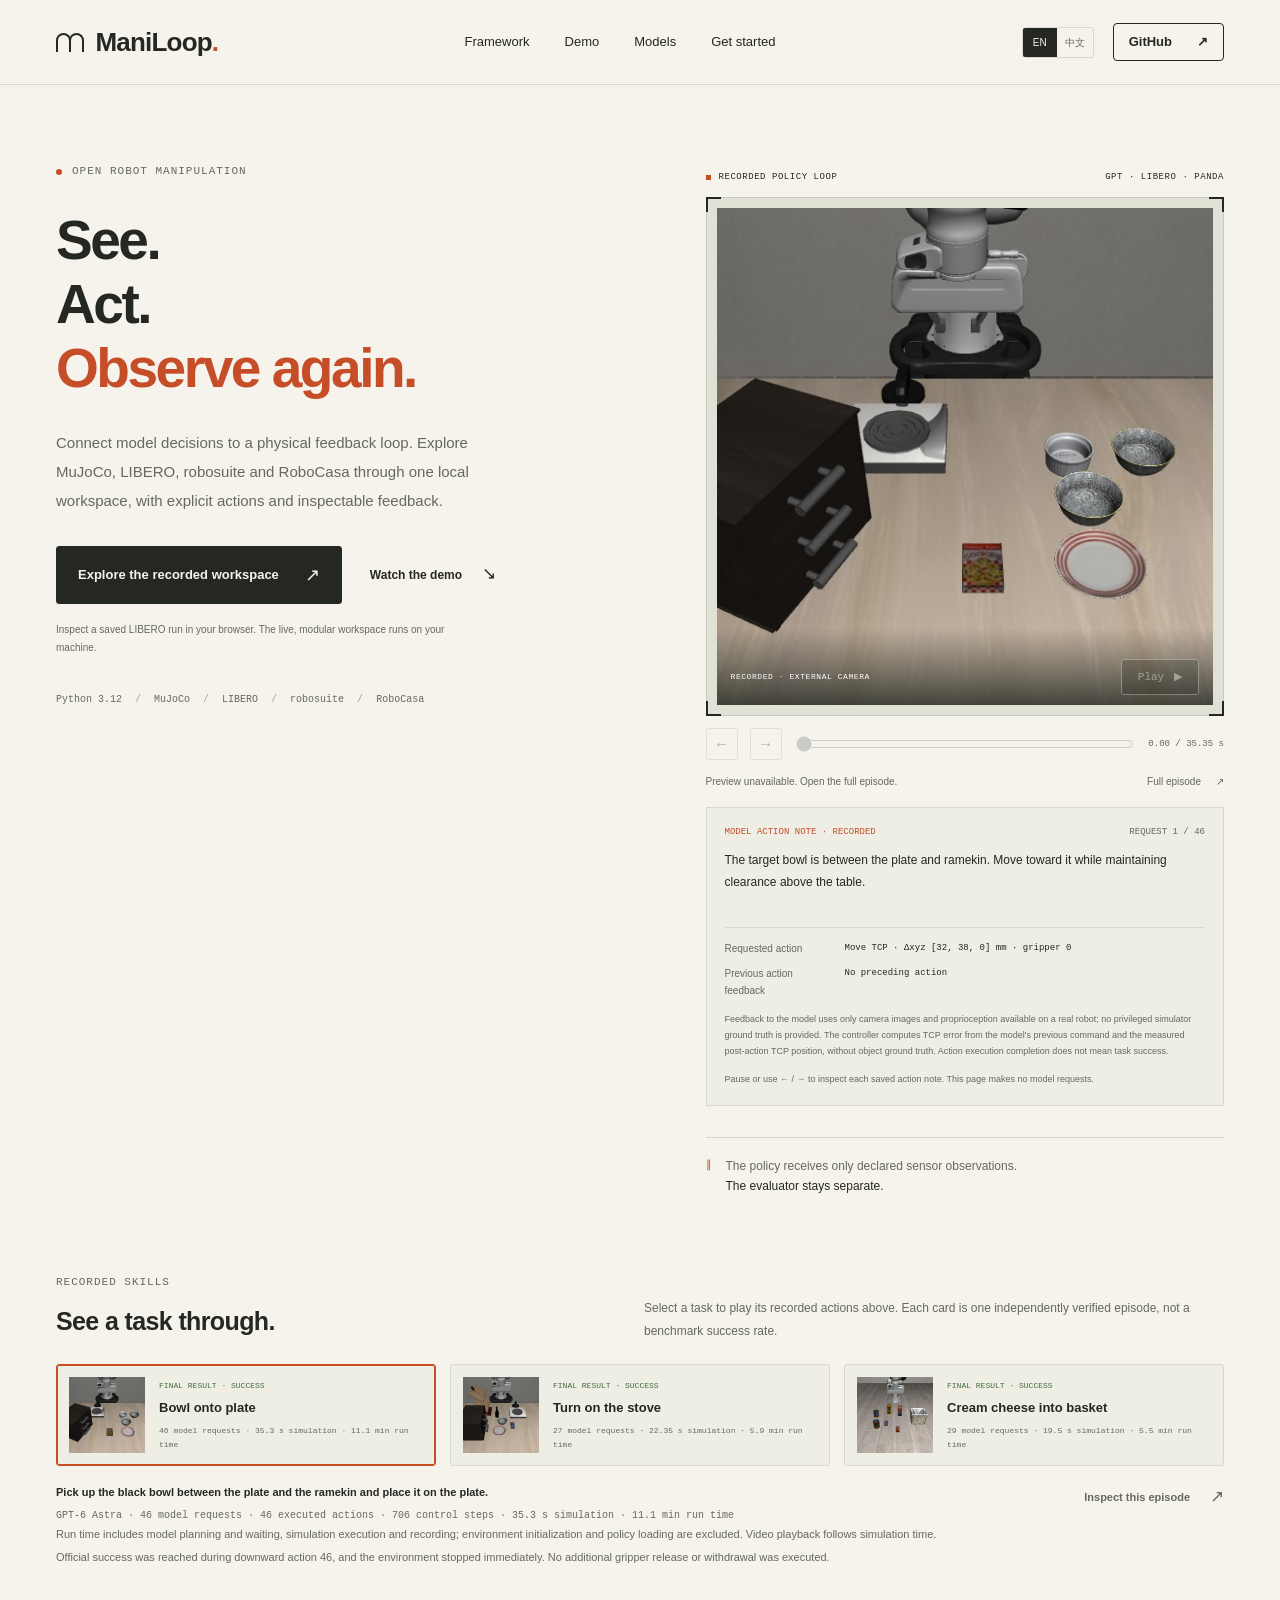
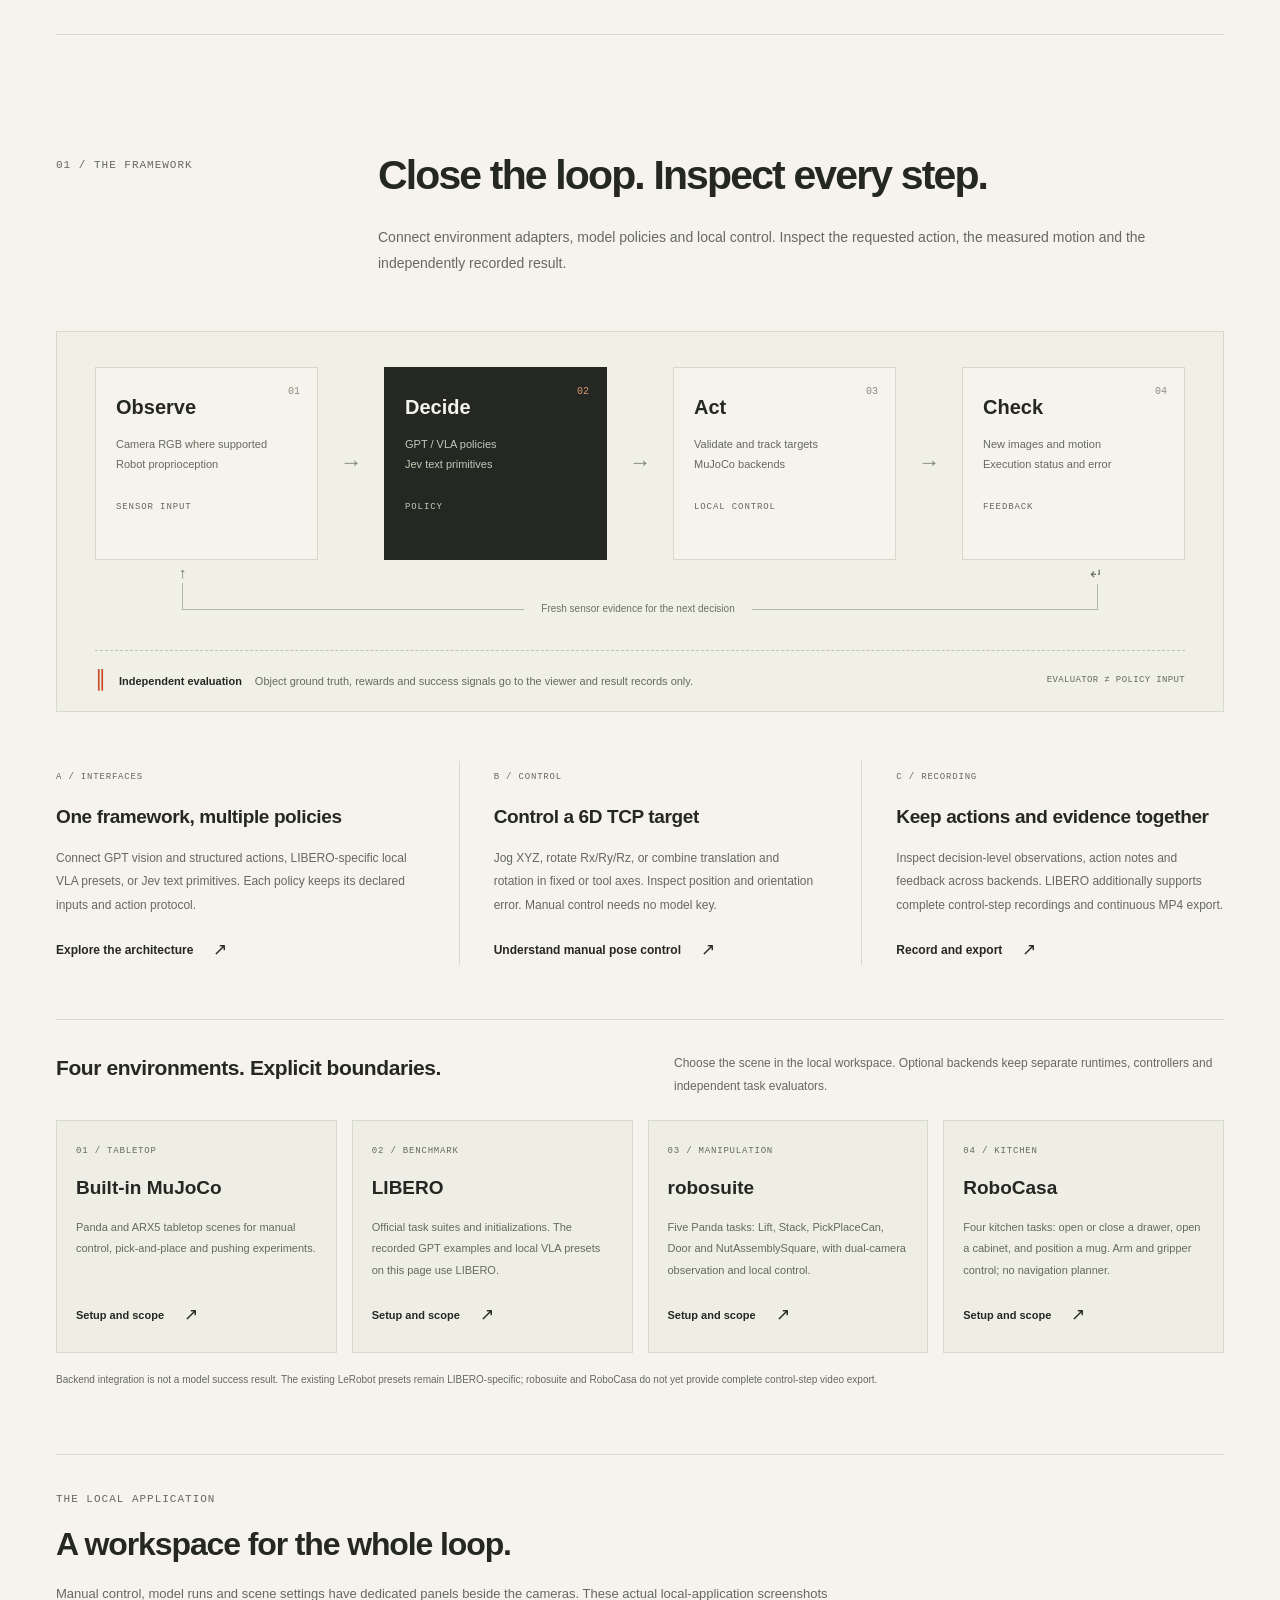
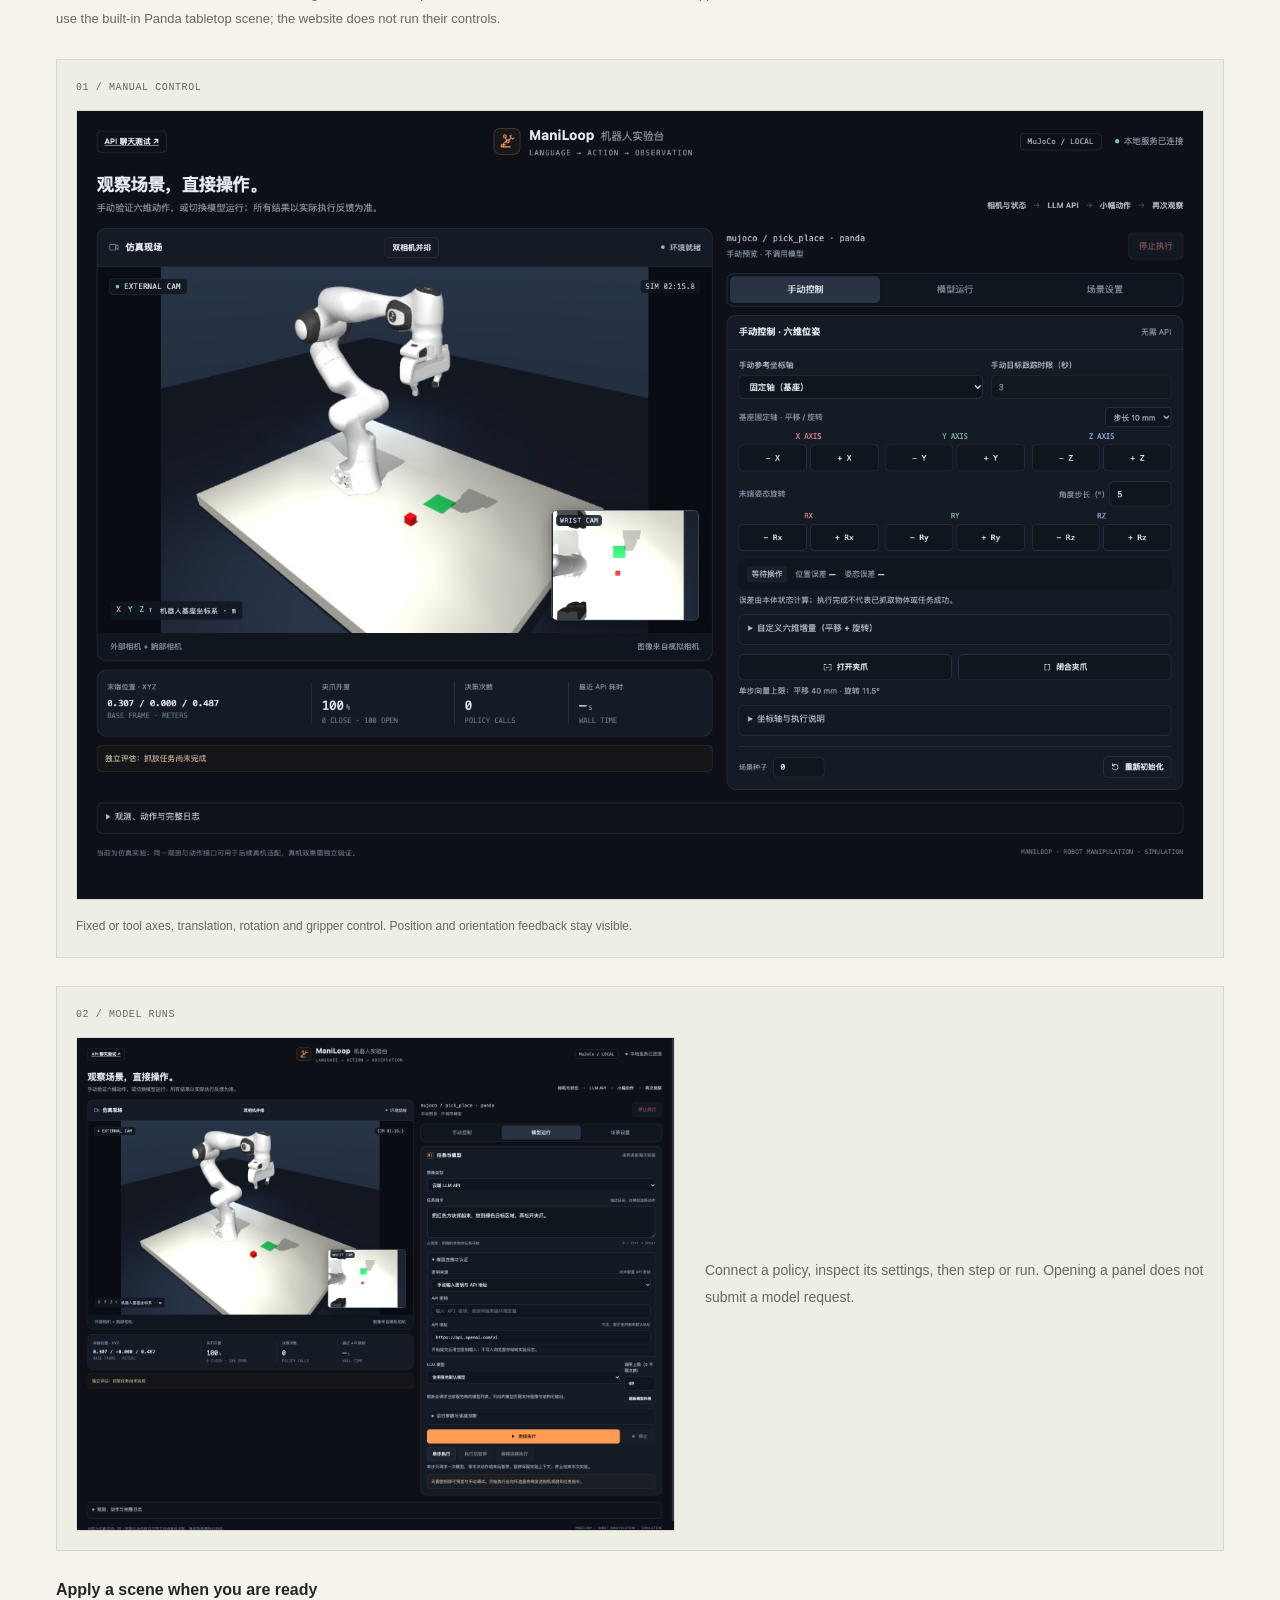
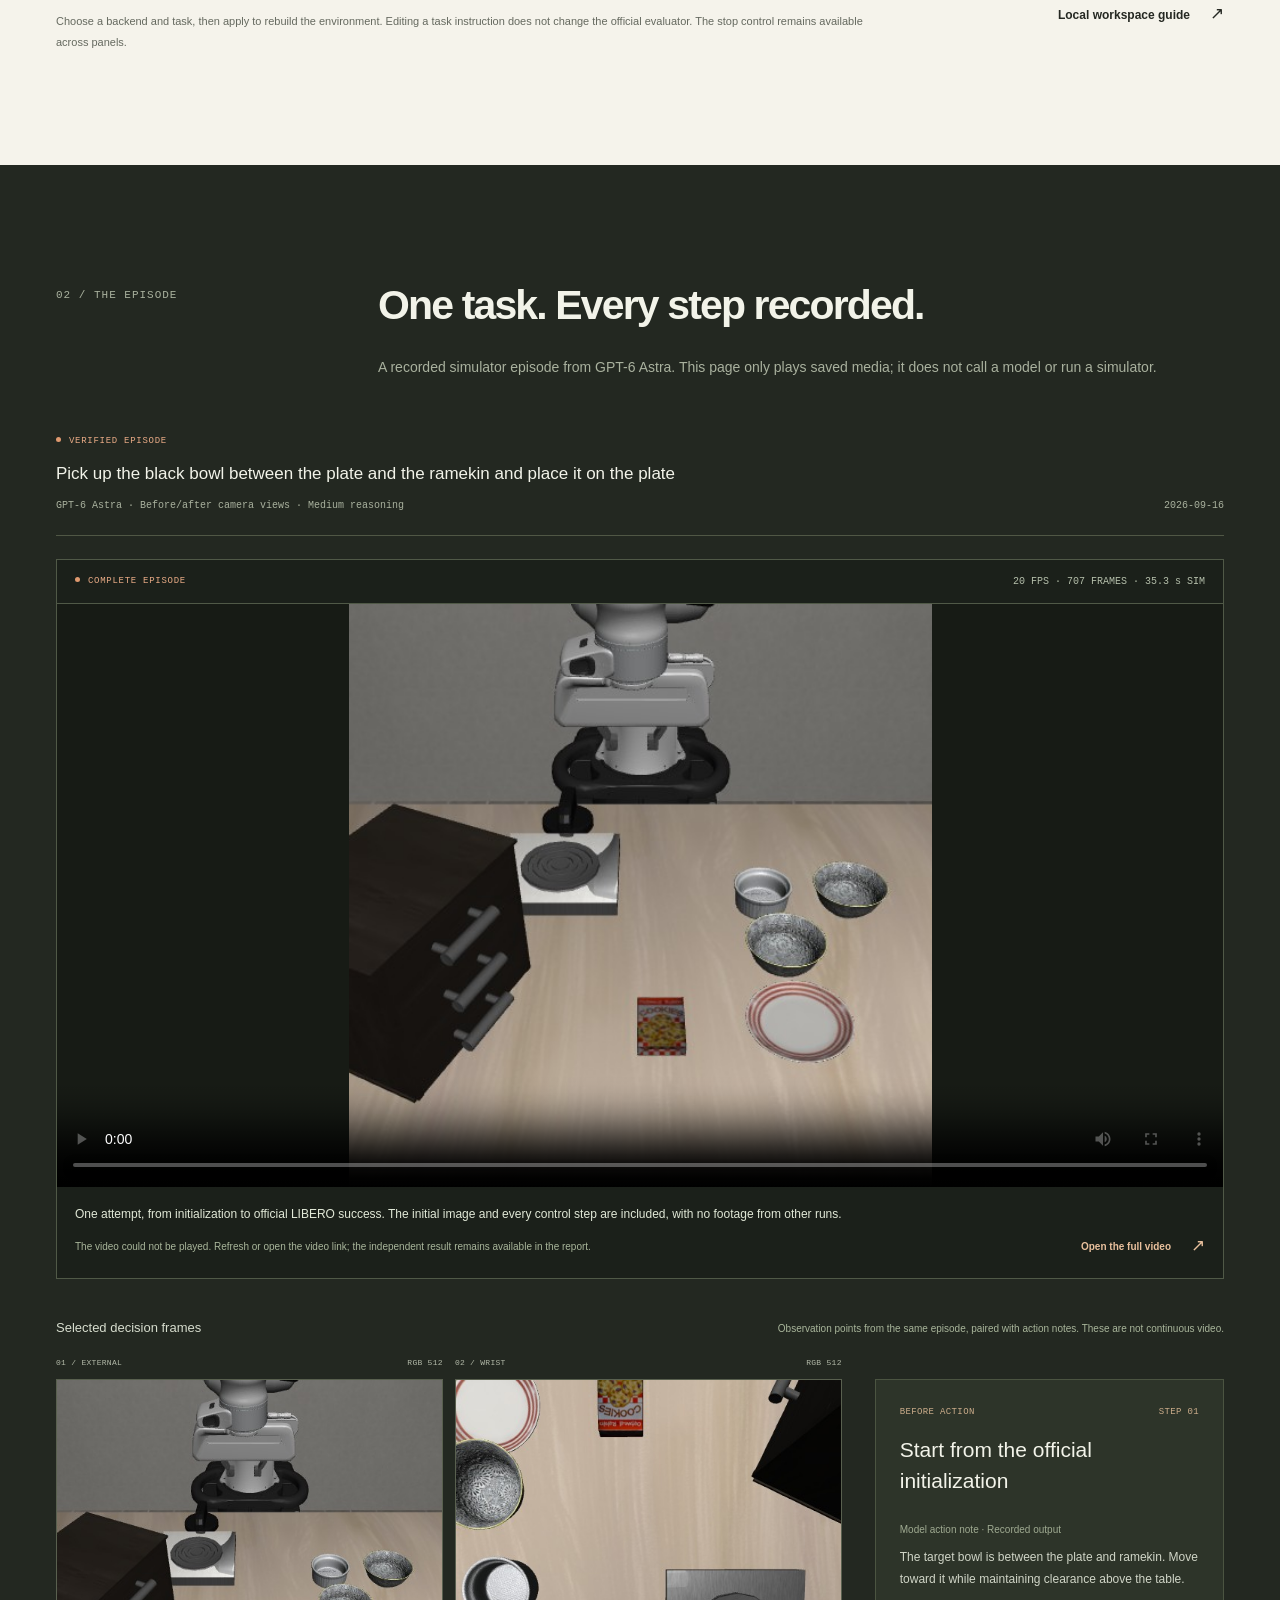
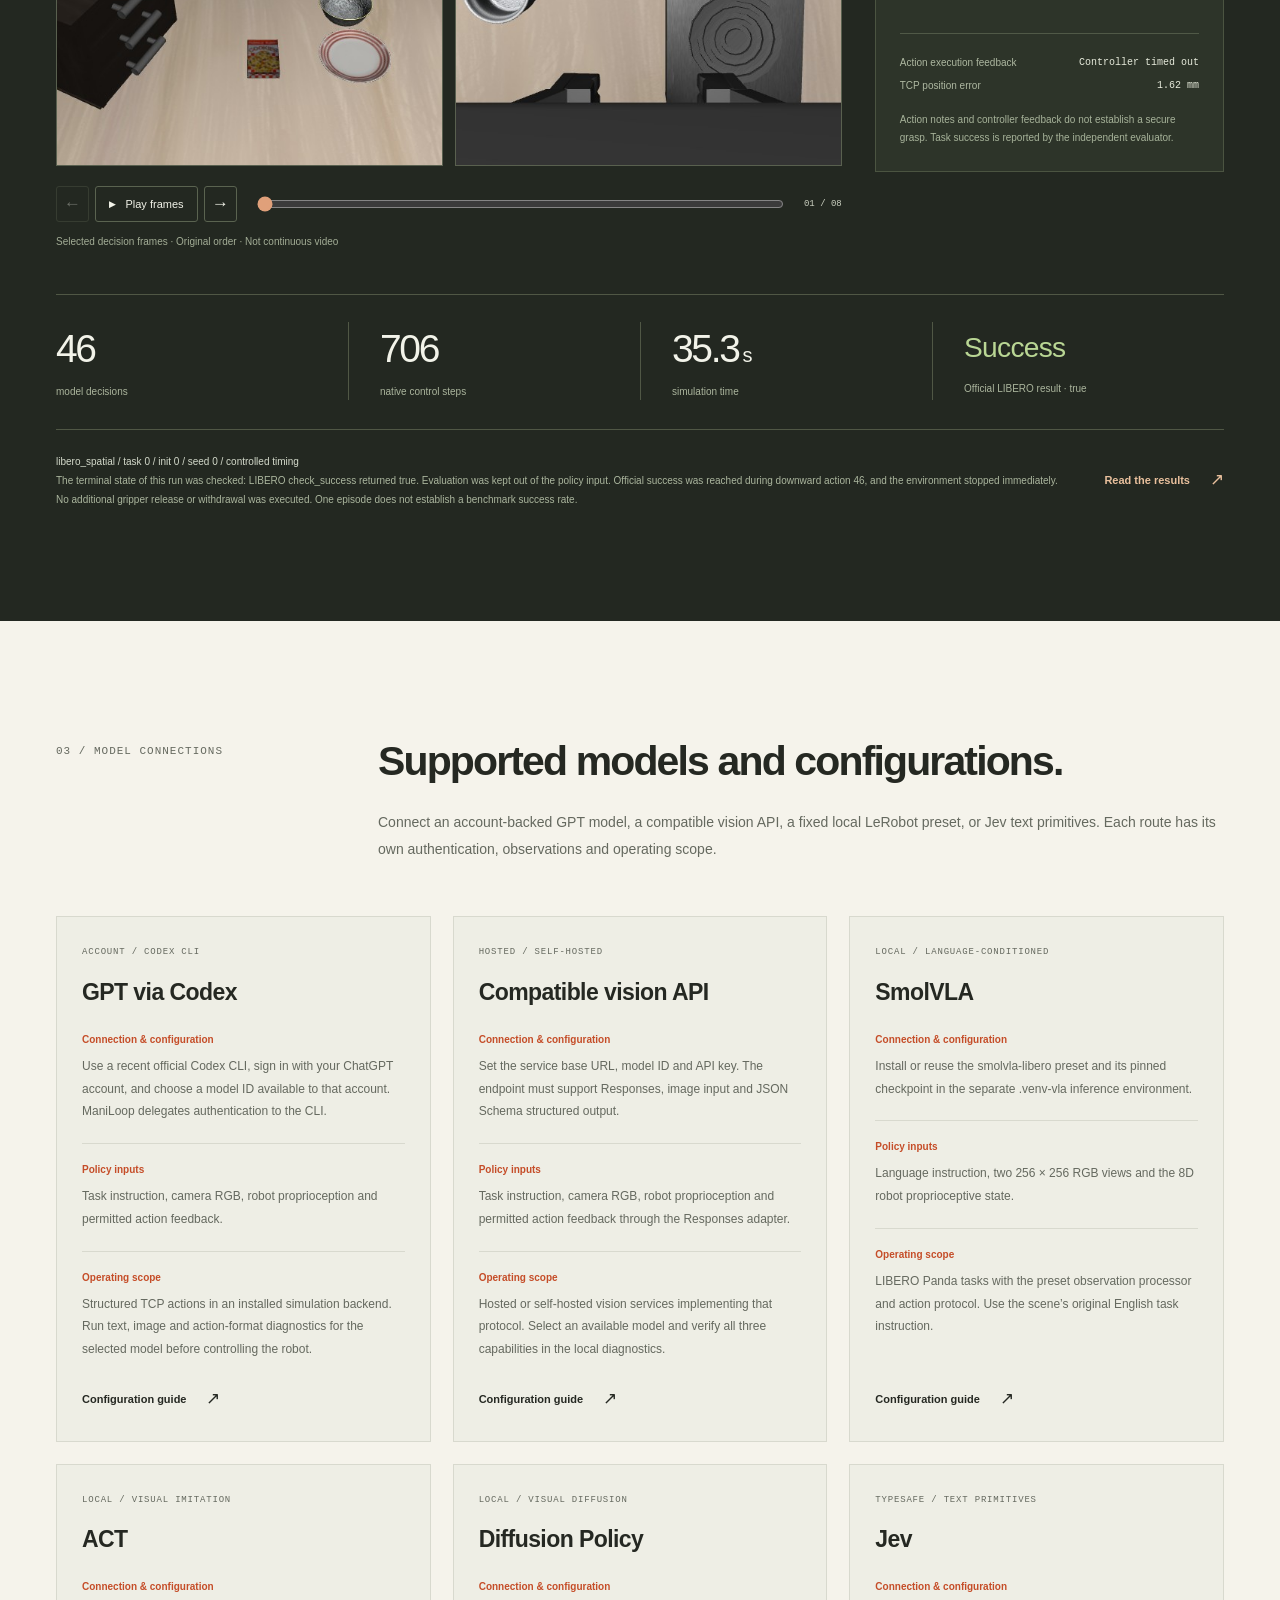
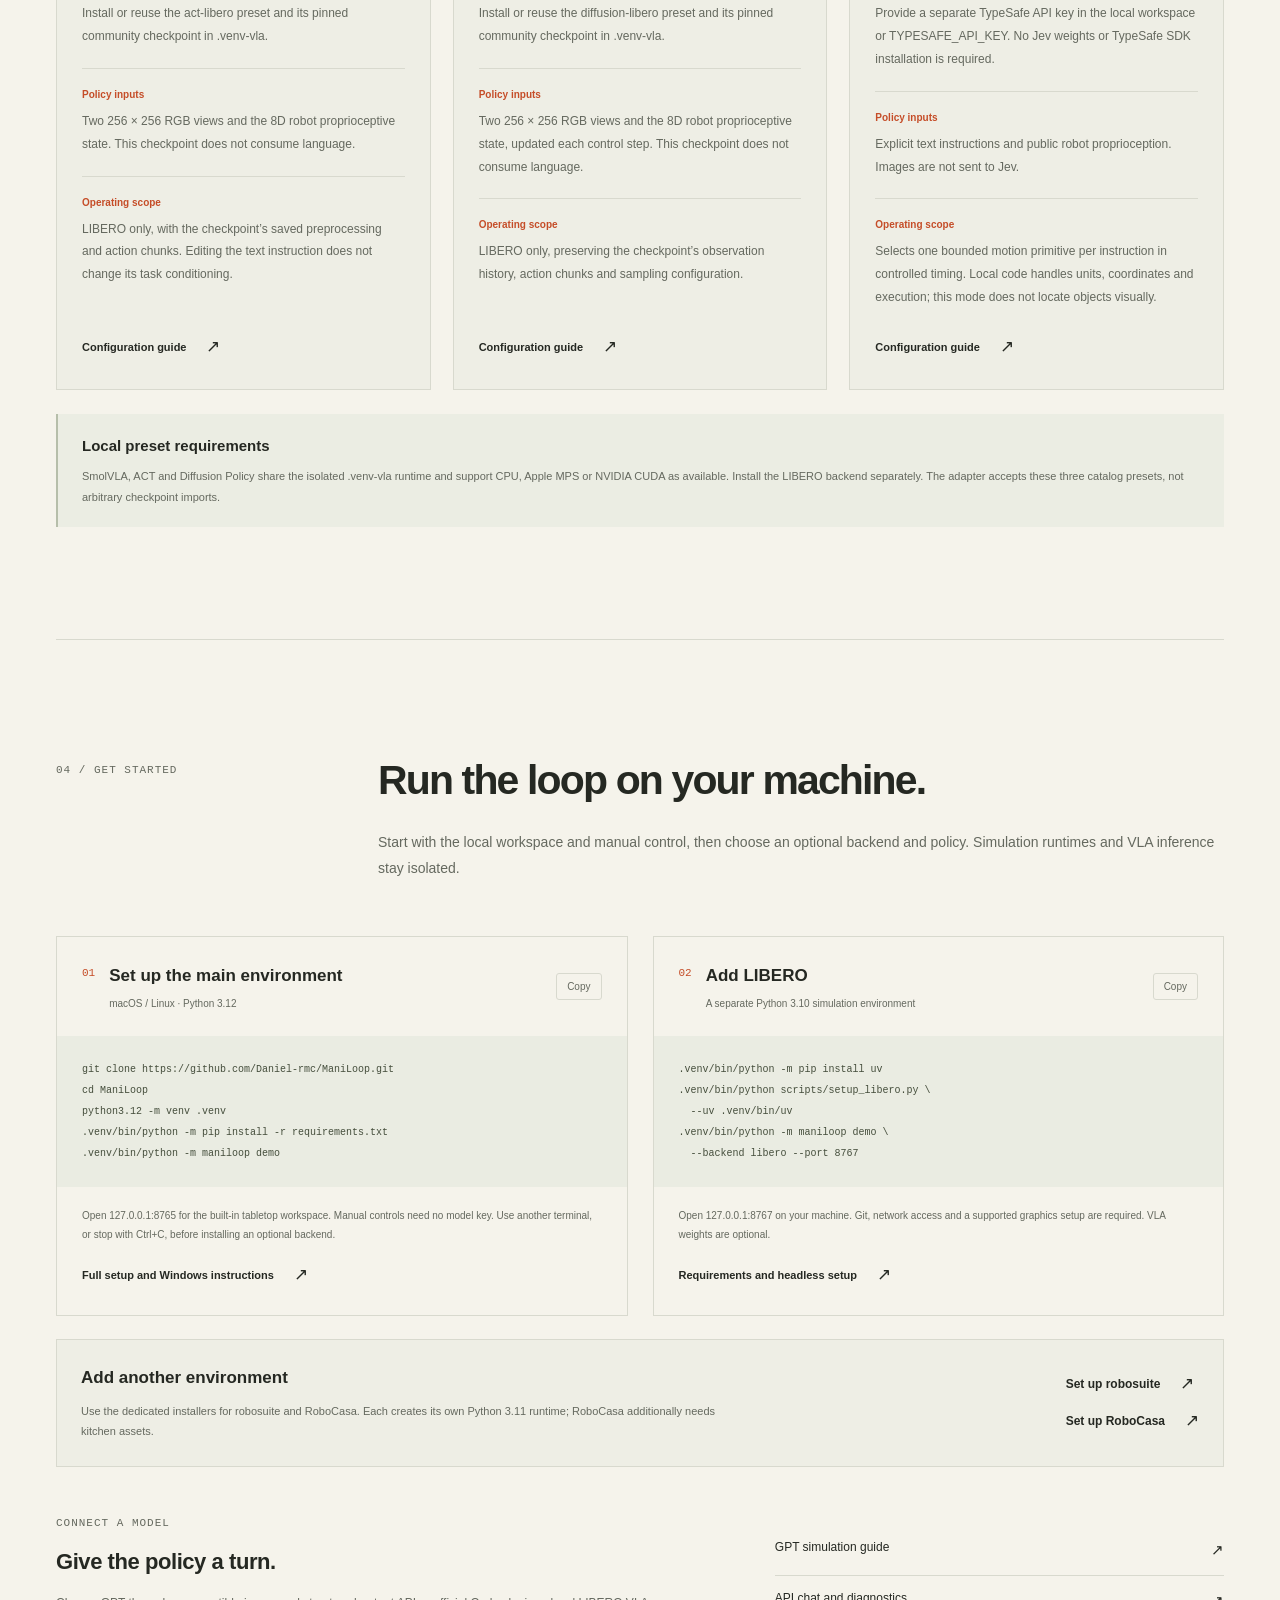
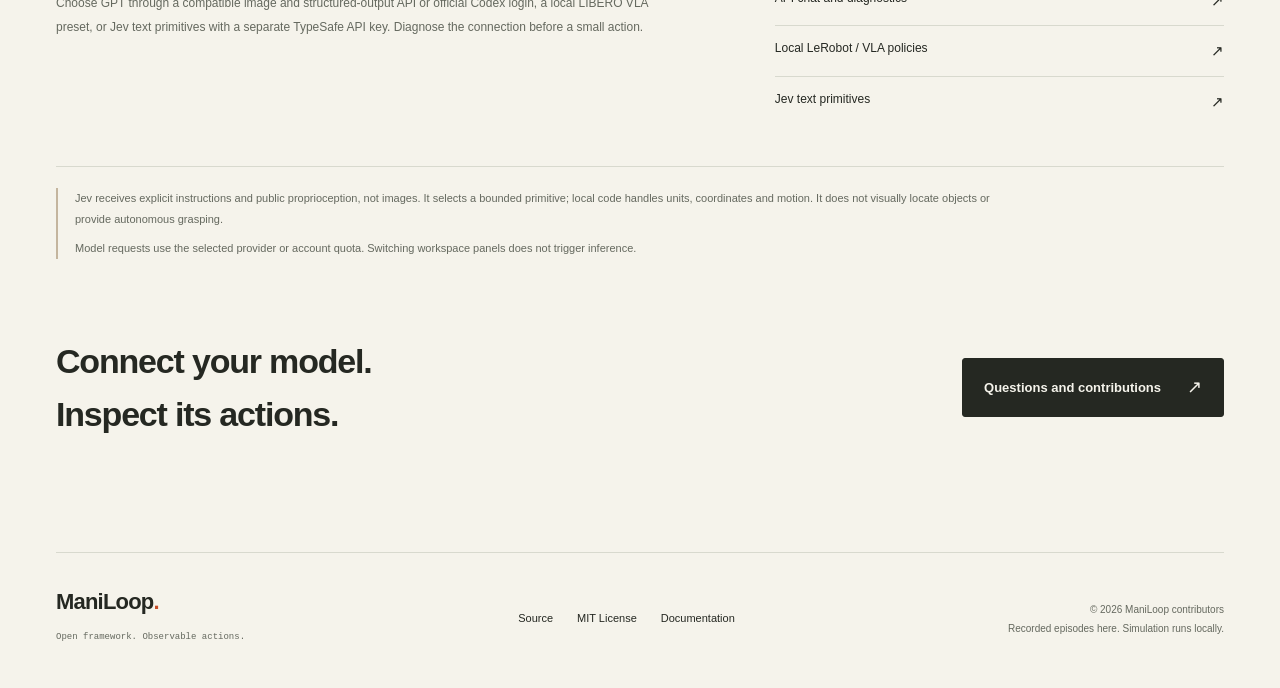
<file: index.html>
<!doctype html>
<html lang="en">
<head>
  <meta charset="utf-8">
  <meta name="viewport" content="width=device-width, initial-scale=1">
  <meta name="theme-color" content="#f5f3eb">
  <meta name="description" content="Explore four MuJoCo simulation backends with GPT, local VLA policies, Jev text primitives and a modular workspace for 6D control, recorded feedback and independent evaluation.">
  <meta property="og:title" content="ManiLoop — See. Act. Observe again.">
  <meta property="og:description" content="An open robot manipulation framework with visual feedback, local control and independently scored episodes.">
  <meta property="og:type" content="website">
  <meta property="og:url" content="https://daniel-rmc.github.io/ManiLoop/">
  <title>ManiLoop — See. Act. Observe again.</title>
  <link rel="icon" href="assets/favicon.svg" type="image/svg+xml">
  <link rel="stylesheet" href="styles.css?v=model-support-20261028">
  <script src="app.js?v=model-support-20261028" defer></script>
  <script src="showcase.js?v=recorded-skills-5" defer></script>
</head>
<body>
  <a class="skip-link" href="#main" data-i18n="skip">Skip to content</a>
  <header class="site-header"><div class="header-inner">
    <a class="wordmark" href="#" aria-label="ManiLoop home" data-i18n-aria="home"><span class="brand-symbol" aria-hidden="true"><i></i><i></i></span>ManiLoop<span class="wordmark-period">.</span></a>
    <nav aria-label="Main navigation" data-i18n-aria="navigation"><a href="#framework" data-i18n="nav_framework">Framework</a><a href="#demo" data-i18n="nav_demo">Demo</a><a href="#models" data-i18n="nav_models">Models</a><a href="#start" data-i18n="nav_start">Get started</a></nav>
    <div class="header-actions"><div class="language-switch" role="group" aria-label="Language" data-i18n-aria="language"><button type="button" data-language="en" lang="en" aria-label="English" aria-pressed="true">EN</button><button type="button" data-language="zh" lang="zh-CN" aria-label="中文" aria-pressed="false">中文</button></div><a class="header-source" href="https://github.com/Daniel-rmc/ManiLoop">GitHub <span aria-hidden="true">↗</span></a></div>
  </div></header>
  <main id="main">
    <section class="hero page-width" aria-labelledby="hero-title">
      <div class="hero-copy">
        <div class="eyebrow"><span class="status-dot" aria-hidden="true"></span><span data-i18n="hero_eyebrow">OPEN ROBOT MANIPULATION</span></div>
        <h1 id="hero-title"><span data-i18n="hero_see">See.</span><br><span data-i18n="hero_act">Act.</span><br><span class="accent" data-i18n="hero_observe">Observe again.</span></h1>
        <p class="hero-description" data-i18n="hero_description">Connect model decisions to a physical feedback loop. Explore MuJoCo, LIBERO, robosuite and RoboCasa through one local workspace, with explicit actions and inspectable feedback.</p>
        <div class="hero-actions"><a class="button button-dark" href="playground/?lang=en" data-playground-link><span data-i18n="try_workspace">Explore the recorded workspace</span><span aria-hidden="true">↗</span></a><a class="text-link" href="#demo"><span data-i18n="watch_demo">Watch the demo</span><span aria-hidden="true">↘</span></a></div><p class="workspace-hint" data-i18n="workspace_hint">Inspect a saved LIBERO run in your browser. The live, modular workspace runs on your machine.</p>
        <div class="tech-strip" aria-label="Technology stack" data-i18n-aria="tech_stack"><span>Python 3.12</span><span>MuJoCo</span><span>LIBERO</span><span>robosuite</span><span>RoboCasa</span></div>
      </div>
      <div class="hero-visual">
        <div class="visual-heading"><span><span class="square-marker" aria-hidden="true"></span><span data-showcase-i18n="heading">RECORDED POLICY LOOP</span></span><span>GPT · LIBERO · PANDA</span></div>
        <div class="hero-image-frame">
          <img id="hero-image" src="assets/episodes/20260916-172331-d3bc5ef2/01-external.jpg" alt="A recorded LIBERO scene with the Panda arm, bowls and a plate" data-i18n-alt="hero_alt" width="512" height="512" fetchpriority="high">
          <video id="hero-video" muted loop playsinline preload="metadata" aria-label="Recorded robot task preview" hidden></video>
          <span class="image-corner corner-tl" aria-hidden="true"></span><span class="image-corner corner-tr" aria-hidden="true"></span><span class="image-corner corner-bl" aria-hidden="true"></span><span class="image-corner corner-br" aria-hidden="true"></span>
          <div class="image-overlay"><span data-showcase-i18n="recorded">RECORDED · EXTERNAL CAMERA</span><button id="hero-play-toggle" type="button" aria-pressed="false" disabled><span id="hero-play-label">Play</span><span id="hero-play-icon" aria-hidden="true">▶</span></button></div>
        </div>
        <div class="hero-scrub"><button id="hero-previous-decision" type="button" aria-label="Previous decision" disabled>←</button><button id="hero-next-decision" type="button" aria-label="Next decision" disabled>→</button><label class="visually-hidden" for="hero-progress" data-showcase-i18n="seek">Seek in the recorded preview</label><input id="hero-progress" type="range" min="0" max="1" value="0" step="0.05" disabled><span id="hero-time">0.00 / — s</span></div>
        <div class="visual-caption"><span id="hero-playback-note" data-showcase-i18n="timing">Simulation time · Model waits omitted</span><a id="hero-full-video" href="#demo"><span data-showcase-i18n="full_video">Full episode</span><span aria-hidden="true">↗</span></a></div>
        <div class="hero-decision" id="hero-decision" hidden>
          <div class="hero-decision-heading"><span data-showcase-i18n="action_note">MODEL ACTION NOTE · RECORDED</span><strong id="hero-decision-number">—</strong></div>
          <p id="hero-action-explanation"></p>
          <dl class="hero-action-fields"><div><dt data-showcase-i18n="command">Requested action</dt><dd id="hero-action-command">—</dd></div><div><dt data-showcase-i18n="feedback">Previous action feedback</dt><dd id="hero-action-feedback">—</dd></div></dl>
          <p class="hero-note-hint" data-showcase-i18n="feedback_hint">Feedback to the model uses only camera images and proprioception available on a real robot; no privileged simulator ground truth is provided. The controller computes TCP error from the model's previous command and the measured post-action TCP position, without object ground truth. Action execution completion does not mean task success.</p>
          <p class="hero-note-hint" data-showcase-i18n="pause_hint">Pause to read the model's saved action note. This page makes no model requests.</p>
        </div>
        <div class="hero-note"><span class="note-index">∥</span><p><span data-i18n="sensor_note">The policy receives only declared sensor observations.</span><br><strong data-i18n="score_note">The evaluator stays separate.</strong></p></div>
      </div>
    </section>
    <section class="skill-gallery page-width" id="skills" aria-labelledby="skills-title" hidden>
      <div class="skill-gallery-heading"><div><p class="eyebrow" data-showcase-i18n="gallery_eyebrow">RECORDED SKILLS</p><h2 id="skills-title" data-showcase-i18n="gallery_title">See a task through.</h2></div><p data-showcase-i18n="gallery_description">Select a task to play its recorded actions above. Each card is one independently verified episode, not a benchmark success rate.</p></div>
      <div class="skill-cards" id="skill-cards" role="group" aria-label="Select a recorded task"></div>
      <div class="skill-selected-detail"><div><strong id="hero-task-name"></strong><p id="hero-task-summary"></p><p id="hero-wall-note" data-showcase-i18n="wall_scope">Run time includes model planning and waiting, simulation execution and recording; environment initialization and policy loading are excluded. Video playback follows simulation time.</p><p id="hero-outcome-note"></p></div><a id="hero-workspace-link" class="text-link" href="playground/?lang=en" hidden><span data-showcase-i18n="workspace">Inspect this episode</span><span aria-hidden="true">↗</span></a></div>
    </section>
    <section id="framework" class="framework-section page-width section-space" aria-labelledby="framework-title">
      <div class="section-heading"><p class="eyebrow" data-i18n="framework_eyebrow">01 / THE FRAMEWORK</p><div><h2 id="framework-title" data-i18n="framework_title">Close the loop. Inspect every step.</h2><p class="section-intro" data-i18n="framework_intro">Connect environment adapters, model policies and local control. Inspect the requested action, the measured motion and the independently recorded result.</p></div></div>
      <div class="loop-diagram" aria-label="Declared sensor observations feed the selected policy. Validated actions execute in a MuJoCo backend, then fresh sensor feedback informs the next decision. Evaluation is separate." data-i18n-aria="loop_aria">
        <div class="loop-main">
          <div class="loop-node"><span class="node-number">01</span><h3 data-i18n="observe">Observe</h3><p class="lines" data-i18n="observe_inputs">Camera RGB where supported
Robot proprioception</p><span class="node-label" data-i18n="observe_tag">SENSOR INPUT</span></div><span class="loop-arrow" aria-hidden="true">→</span>
          <div class="loop-node loop-node-model"><span class="node-number">02</span><h3 data-i18n="decide">Decide</h3><p class="lines" data-i18n="decide_inputs">GPT / VLA policies
Jev text primitives</p><span class="node-label" data-i18n="decide_tag">POLICY</span></div><span class="loop-arrow" aria-hidden="true">→</span>
          <div class="loop-node"><span class="node-number">03</span><h3 data-i18n="act">Act</h3><p class="lines" data-i18n="act_inputs">Validate and track targets
MuJoCo backends</p><span class="node-label" data-i18n="act_tag">LOCAL CONTROL</span></div><span class="loop-arrow" aria-hidden="true">→</span>
          <div class="loop-node"><span class="node-number">04</span><h3 data-i18n="check">Check</h3><p class="lines" data-i18n="check_inputs">New images and motion
Execution status and error</p><span class="node-label" data-i18n="check_tag">FEEDBACK</span></div>
        </div>
        <div class="loop-return"><span aria-hidden="true">↑</span><span data-i18n="loop_return">Fresh sensor evidence for the next decision</span><span aria-hidden="true">↵</span></div>
        <div class="evaluation-boundary"><span class="boundary-mark" aria-hidden="true">∥</span><strong data-i18n="independent_evaluation">Independent evaluation</strong><span data-i18n="boundary_description">Object ground truth, rewards and success signals go to the viewer and result records only.</span><span class="boundary-label" data-i18n="boundary_label">EVALUATOR ≠ POLICY INPUT</span></div>
      </div>
      <div class="feature-grid">
        <article><span class="feature-index" data-i18n="feature_a_tag">A / INTERFACES</span><h3 data-i18n="feature_a_title">One framework, multiple policies</h3><p data-i18n="feature_a_description">Connect GPT vision and structured actions, LIBERO-specific local VLA presets, or Jev text primitives. Each policy keeps its declared inputs and action protocol.</p><a class="text-link" href="https://github.com/Daniel-rmc/ManiLoop/blob/main/docs/ARCHITECTURE.md"><span data-i18n="architecture_link">Explore the architecture</span><span aria-hidden="true">↗</span></a></article>
        <article><span class="feature-index" data-i18n="feature_b_tag">B / CONTROL</span><h3 data-i18n="feature_b_title">Control a 6D TCP target</h3><p data-i18n="feature_b_description">Jog XYZ, rotate Rx/Ry/Rz, or combine translation and rotation in fixed or tool axes. Inspect position and orientation error. Manual control needs no model key.</p><a class="text-link" href="https://github.com/Daniel-rmc/ManiLoop/blob/main/docs/MANUAL_CONTROL.md"><span data-i18n="control_link">Understand manual pose control</span><span aria-hidden="true">↗</span></a></article>
        <article><span class="feature-index" data-i18n="feature_c_tag">C / RECORDING</span><h3 data-i18n="feature_c_title">Keep actions and evidence together</h3><p data-i18n="feature_c_description">Inspect decision-level observations, action notes and feedback across backends. LIBERO additionally supports complete control-step recordings and continuous MP4 export.</p><a class="text-link" href="https://github.com/Daniel-rmc/ManiLoop/blob/main/docs/GPT6_DEMO.md"><span data-i18n="recording_link">Record and export</span><span aria-hidden="true">↗</span></a></article>
      </div>
      <div class="environment-overview" aria-labelledby="environments-title">
        <div class="environment-heading"><h3 id="environments-title" data-i18n="environments_title">Four environments. Explicit boundaries.</h3><p data-i18n="environments_intro">Choose the scene in the local workspace. Optional backends keep separate runtimes, controllers and independent task evaluators.</p></div>
        <div class="environment-grid">
          <article><span class="feature-index" data-i18n="env_builtin_tag">01 / TABLETOP</span><h4 data-i18n="env_builtin">Built-in MuJoCo</h4><p data-i18n="env_builtin_description">Panda and ARX5 tabletop scenes for manual control, pick-and-place and pushing experiments.</p><a class="text-link" href="https://github.com/Daniel-rmc/ManiLoop/blob/main/README.md" data-doc-link="readme"><span data-i18n="env_documentation">Setup and scope</span><span aria-hidden="true">↗</span></a></article>
          <article><span class="feature-index" data-i18n="env_libero_tag">02 / BENCHMARK</span><h4>LIBERO</h4><p data-i18n="env_libero_description">Official task suites and initializations. The recorded GPT examples and local VLA presets on this page use LIBERO.</p><a class="text-link" href="https://github.com/Daniel-rmc/ManiLoop/blob/main/docs/LIBERO.md"><span data-i18n="env_documentation">Setup and scope</span><span aria-hidden="true">↗</span></a></article>
          <article><span class="feature-index" data-i18n="env_robosuite_tag">03 / MANIPULATION</span><h4>robosuite</h4><p data-i18n="env_robosuite_description">Five Panda tasks: Lift, Stack, PickPlaceCan, Door and NutAssemblySquare, with dual-camera observation and local control.</p><a class="text-link" href="https://github.com/Daniel-rmc/ManiLoop/blob/main/docs/ROBOSUITE.md"><span data-i18n="env_documentation">Setup and scope</span><span aria-hidden="true">↗</span></a></article>
          <article><span class="feature-index" data-i18n="env_robocasa_tag">04 / KITCHEN</span><h4>RoboCasa</h4><p data-i18n="env_robocasa_description">Four kitchen tasks: open or close a drawer, open a cabinet, and position a mug. Arm and gripper control; no navigation planner.</p><a class="text-link" href="https://github.com/Daniel-rmc/ManiLoop/blob/main/docs/ROBOCASA.md"><span data-i18n="env_documentation">Setup and scope</span><span aria-hidden="true">↗</span></a></article>
        </div>
        <p class="environment-scope" data-i18n="environments_scope">Backend integration is not a model success result. The existing LeRobot presets remain LIBERO-specific; robosuite and RoboCasa do not yet provide complete control-step video export.</p>
      </div>
      <section class="local-workspace" id="local-workspace" aria-labelledby="local-workspace-title">
        <div class="workspace-heading"><p class="eyebrow" data-i18n="workspace_eyebrow">THE LOCAL APPLICATION</p><h3 id="local-workspace-title" data-i18n="workspace_title">A workspace for the whole loop.</h3><p data-i18n="workspace_description">Manual control, model runs and scene settings have dedicated panels beside the cameras. These actual local-application screenshots use the built-in Panda tabletop scene; the website does not run their controls.</p></div>
        <div class="workspace-gallery">
          <figure><div class="workspace-image-label" data-i18n="workspace_manual_label">01 / MANUAL CONTROL</div><a class="workspace-image-link" href="assets/workspace/current-workspace-manual.png" target="_blank" rel="noopener" aria-label="Open full-size screenshot" data-i18n-aria="workspace_full_image"><img src="assets/workspace/current-workspace-manual.png" alt="The actual ManiLoop local workspace with camera observations and six-dimensional manual pose controls" data-i18n-alt="workspace_manual_alt" loading="lazy" width="1600" height="1120"></a><figcaption data-i18n="workspace_manual_caption">Fixed or tool axes, translation, rotation and gripper control. Position and orientation feedback stay visible.</figcaption></figure>
          <figure><div class="workspace-image-label" data-i18n="workspace_model_label">02 / MODEL RUNS</div><a class="workspace-image-link" href="assets/workspace/current-workspace-model.png" target="_blank" rel="noopener" aria-label="Open full-size screenshot" data-i18n-aria="workspace_full_image"><img src="assets/workspace/current-workspace-model.png" alt="The actual ManiLoop local workspace showing its separate model connection and task-running panel" data-i18n-alt="workspace_model_alt" loading="lazy" width="1600" height="1320"></a><figcaption data-i18n="workspace_model_caption">Connect a policy, inspect its settings, then step or run. Opening a panel does not submit a model request.</figcaption></figure>
        </div>
        <div class="workspace-scene-note"><div><h4 data-i18n="workspace_scene_title">Apply a scene when you are ready</h4><p data-i18n="workspace_scene_description">Choose a backend and task, then apply to rebuild the environment. Editing a task instruction does not change the official evaluator. The stop control remains available across panels.</p></div><a class="text-link" href="https://github.com/Daniel-rmc/ManiLoop/blob/main/docs/WORKSPACE.md"><span data-i18n="workspace_guide">Local workspace guide</span><span aria-hidden="true">↗</span></a></div>
      </section>
    </section>
    <section id="demo" class="demo-section section-space" aria-labelledby="demo-title"><div class="page-width">
      <div class="section-heading"><p class="eyebrow" data-i18n="demo_eyebrow">02 / THE EPISODE</p><div><h2 id="demo-title" data-i18n="demo_title">One task. Every step recorded.</h2><p class="section-intro" id="demo-intro" data-i18n="demo_intro">Actual simulator footage with an independent task result. This page plays saved media; it does not call a model or run a simulator.</p></div></div>
      <div class="record-heading"><div><span class="record-tag" id="record-tag" data-i18n="recorded_demo">RECORDED DEMO</span><h3 id="record-task" data-i18n="loading_task">Loading the task record</h3><p class="record-model" id="record-model" data-i18n="loading_model">Model and settings are loaded from the episode</p></div><span class="record-date" id="record-date">—</span></div>
      <figure class="episode-player" id="episode-player" hidden>
        <div class="episode-heading"><span class="record-tag" data-i18n="complete_episode">COMPLETE EPISODE</span><span class="episode-meta" id="episode-meta"></span></div>
        <video id="episode-video" controls playsinline preload="metadata" aria-label="Complete robot manipulation episode" data-i18n-aria="video_aria" aria-describedby="episode-caption"><span data-i18n="video_fallback">Your browser does not support embedded video. Open the recording using the link below.</span></video>
        <figcaption id="episode-caption" data-i18n="episode_caption">One continuous attempt, from initialization to the independently scored terminal state.</figcaption>
        <div class="episode-footer"><p id="episode-timing-note" data-i18n="episode_timing_default">Playback follows simulation time; inference waits do not advance the physics.</p><a class="text-link" id="episode-download" href="#" download><span data-i18n="download_episode">Open the full video</span><span aria-hidden="true">↗</span></a></div>
      </figure>
      <div class="selected-heading" id="selected-heading"><h4 data-i18n="selected_title">Selected decision frames</h4><p data-i18n="selected_description">Observation points from the same episode, paired with action notes. These are not continuous video.</p></div>
      <div class="record-layout" id="record-layout"><div class="record-media">
        <div class="camera-grid">
          <figure><div class="camera-label"><span data-i18n="external_label">01 / EXTERNAL</span><span>RGB 512</span></div><img id="external-frame" src="assets/episodes/20260916-172331-d3bc5ef2/01-external.jpg" alt="Recorded external camera frame" data-i18n-alt="external_alt" width="512" height="512" loading="lazy"></figure>
          <figure><div class="camera-label"><span data-i18n="wrist_label">02 / WRIST</span><span>RGB 512</span></div><img id="wrist-frame" src="assets/episodes/20260916-172331-d3bc5ef2/01-wrist.jpg" alt="Recorded wrist camera frame" data-i18n-alt="wrist_alt" width="512" height="512" loading="lazy"></figure>
        </div>
        <div class="playback-controls" id="playback-controls" hidden><div class="playback-buttons"><button type="button" id="previous-frame" class="icon-button" aria-label="Previous frame" data-i18n-aria="previous_frame" title="Previous frame" data-i18n-title="previous_frame">←</button><button type="button" id="play-toggle" class="play-button" aria-label="Play selected frames" aria-pressed="false"><span id="play-icon" aria-hidden="true">▶</span><span id="play-label" data-i18n="play_frames">Play frames</span></button><button type="button" id="next-frame" class="icon-button" aria-label="Next frame" data-i18n-aria="next_frame" title="Next frame" data-i18n-title="next_frame">→</button></div><label class="visually-hidden" for="frame-slider" data-i18n="select_frame">Select a recorded frame</label><input type="range" id="frame-slider" min="0" max="0" value="0" step="1" aria-valuetext="Selected frame 1"><span class="frame-counter" id="frame-counter">— / —</span></div>
        <p class="playback-note" id="playback-note" data-i18n="playback_note">Selected decision frames · Original order · Not continuous video</p>
        <noscript><p class="playback-note">Enable JavaScript to select a language and browse the recording. / 启用 JavaScript 可切换语言并浏览录像。</p></noscript>
      </div><aside class="record-detail" aria-label="Selected frame details" data-i18n-aria="record_detail">
        <div class="record-step-line"><span id="frame-stage" data-i18n="observation_stage">OBSERVATION</span><span id="frame-step">—</span></div><h4 id="frame-title" data-i18n="loading_recording">Loading the recording</h4>
        <p class="detail-label" data-i18n="model_note_label">Model action note · Recorded output</p><p class="frame-explanation" id="frame-explanation" data-i18n="loading_recording">Loading the recording</p>
        <div class="feedback-block"><div><span data-i18n="action_feedback">Action execution feedback</span><strong id="frame-status">—</strong></div><div><span data-i18n="position_error">TCP position error</span><strong id="frame-error">—</strong></div></div>
        <p class="detail-caveat" data-i18n="feedback_caveat">Action notes and controller feedback do not establish a secure grasp. Task success is reported by the independent evaluator.</p>
      </aside></div>
      <div class="run-metrics" aria-label="Independent result for this episode" data-i18n-aria="metrics_aria"><div><strong id="metric-decisions">—</strong><span data-i18n="model_decisions">model decisions</span></div><div><strong id="metric-steps">—</strong><span data-i18n="control_steps">native control steps</span></div><div><strong><b id="metric-seconds">—</b><small>s</small></strong><span data-i18n="simulation_time">simulation time</span></div><div class="metric-result" id="metric-result"><strong id="metric-outcome" data-i18n="pending">Pending</strong><span id="metric-evaluator" data-i18n="independent_result">Independent task result</span></div></div>
      <div class="result-context"><p><strong id="record-conditions" data-i18n="loading_conditions">Loading run conditions</strong><br><span id="record-result-note" data-i18n="result_default">Task completion is determined by the independent simulator evaluator.</span> <span data-i18n="single_episode_note">One episode does not establish a benchmark success rate.</span></p><a class="text-link" id="record-report" href="https://github.com/Daniel-rmc/ManiLoop/blob/main/docs/RESULTS.md"><span data-i18n="results_link">Read the results</span><span aria-hidden="true">↗</span></a></div>
    </div></section>
    <section id="models" class="models-section page-width section-space" aria-labelledby="models-title">
      <div class="section-heading"><p class="eyebrow" data-i18n="models_eyebrow">03 / MODEL CONNECTIONS</p><div><h2 id="models-title" data-i18n="models_title">Supported models and configurations.</h2><p class="section-intro" data-i18n="support_intro">Connect an account-backed GPT model, a compatible vision API, a fixed local LeRobot preset, or Jev text primitives. Each route has its own authentication, observations and operating scope.</p></div></div>
      <div class="model-support-grid">
        <article class="model-support-card" aria-labelledby="support-codex-title"><p class="feature-index" data-i18n="support_codex_tag">ACCOUNT / CODEX CLI</p><h3 id="support-codex-title" data-i18n="support_codex_title">GPT via Codex</h3><dl>
          <div><dt data-i18n="support_config_label">Connection & configuration</dt><dd data-i18n="support_codex_config">Use a recent official Codex CLI, sign in with your ChatGPT account, and choose a model ID available to that account. ManiLoop delegates authentication to the CLI.</dd></div>
          <div><dt data-i18n="support_input_label">Policy inputs</dt><dd data-i18n="support_codex_input">Task instruction, camera RGB, robot proprioception and permitted action feedback.</dd></div>
          <div><dt data-i18n="support_scope_label">Operating scope</dt><dd data-i18n="support_codex_scope">Structured TCP actions in an installed simulation backend. Run text, image and action-format diagnostics for the selected model before controlling the robot.</dd></div>
        </dl><a class="text-link" href="https://github.com/Daniel-rmc/ManiLoop/blob/main/docs/GPT6_DEMO.md"><span data-i18n="support_guide">Configuration guide</span><span aria-hidden="true">↗</span></a></article>
        <article class="model-support-card" aria-labelledby="support-api-title"><p class="feature-index" data-i18n="support_api_tag">HOSTED / SELF-HOSTED</p><h3 id="support-api-title" data-i18n="support_api_title">Compatible vision API</h3><dl>
          <div><dt data-i18n="support_config_label">Connection & configuration</dt><dd data-i18n="support_api_config">Set the service base URL, model ID and API key. The endpoint must support Responses, image input and JSON Schema structured output.</dd></div>
          <div><dt data-i18n="support_input_label">Policy inputs</dt><dd data-i18n="support_api_input">Task instruction, camera RGB, robot proprioception and permitted action feedback through the Responses adapter.</dd></div>
          <div><dt data-i18n="support_scope_label">Operating scope</dt><dd data-i18n="support_api_scope">Hosted or self-hosted vision services implementing that protocol. Select an available model and verify all three capabilities in the local diagnostics.</dd></div>
        </dl><a class="text-link" href="https://github.com/Daniel-rmc/ManiLoop/blob/main/README.md#step-3--connect-your-model"><span data-i18n="support_guide">Configuration guide</span><span aria-hidden="true">↗</span></a></article>
        <article class="model-support-card" aria-labelledby="support-smol-title"><p class="feature-index" data-i18n="support_smol_tag">LOCAL / LANGUAGE-CONDITIONED</p><h3 id="support-smol-title" data-i18n="support_smol_title">SmolVLA</h3><dl>
          <div><dt data-i18n="support_config_label">Connection & configuration</dt><dd data-i18n="support_smol_config">Install or reuse the smolvla-libero preset and its pinned checkpoint in the separate .venv-vla inference environment.</dd></div>
          <div><dt data-i18n="support_input_label">Policy inputs</dt><dd data-i18n="support_smol_input">Language instruction, two 256 × 256 RGB views and the 8D robot proprioceptive state.</dd></div>
          <div><dt data-i18n="support_scope_label">Operating scope</dt><dd data-i18n="support_smol_scope">LIBERO Panda tasks with the preset observation processor and action protocol. Use the scene’s original English task instruction.</dd></div>
        </dl><a class="text-link" href="https://github.com/Daniel-rmc/ManiLoop/blob/main/docs/VLA.md"><span data-i18n="support_guide">Configuration guide</span><span aria-hidden="true">↗</span></a></article>
        <article class="model-support-card" aria-labelledby="support-act-title"><p class="feature-index" data-i18n="support_act_tag">LOCAL / VISUAL IMITATION</p><h3 id="support-act-title" data-i18n="support_act_title">ACT</h3><dl>
          <div><dt data-i18n="support_config_label">Connection & configuration</dt><dd data-i18n="support_act_config">Install or reuse the act-libero preset and its pinned community checkpoint in .venv-vla.</dd></div>
          <div><dt data-i18n="support_input_label">Policy inputs</dt><dd data-i18n="support_act_input">Two 256 × 256 RGB views and the 8D robot proprioceptive state. This checkpoint does not consume language.</dd></div>
          <div><dt data-i18n="support_scope_label">Operating scope</dt><dd data-i18n="support_act_scope">LIBERO only, with the checkpoint’s saved preprocessing and action chunks. Editing the text instruction does not change its task conditioning.</dd></div>
        </dl><a class="text-link" href="https://github.com/Daniel-rmc/ManiLoop/blob/main/docs/VLA.md"><span data-i18n="support_guide">Configuration guide</span><span aria-hidden="true">↗</span></a></article>
        <article class="model-support-card" aria-labelledby="support-dp-title"><p class="feature-index" data-i18n="support_dp_tag">LOCAL / VISUAL DIFFUSION</p><h3 id="support-dp-title" data-i18n="support_dp_title">Diffusion Policy</h3><dl>
          <div><dt data-i18n="support_config_label">Connection & configuration</dt><dd data-i18n="support_dp_config">Install or reuse the diffusion-libero preset and its pinned community checkpoint in .venv-vla.</dd></div>
          <div><dt data-i18n="support_input_label">Policy inputs</dt><dd data-i18n="support_dp_input">Two 256 × 256 RGB views and the 8D robot proprioceptive state, updated each control step. This checkpoint does not consume language.</dd></div>
          <div><dt data-i18n="support_scope_label">Operating scope</dt><dd data-i18n="support_dp_scope">LIBERO only, preserving the checkpoint’s observation history, action chunks and sampling configuration.</dd></div>
        </dl><a class="text-link" href="https://github.com/Daniel-rmc/ManiLoop/blob/main/docs/VLA.md"><span data-i18n="support_guide">Configuration guide</span><span aria-hidden="true">↗</span></a></article>
        <article class="model-support-card" aria-labelledby="support-jev-title"><p class="feature-index" data-i18n="support_jev_tag">TYPESAFE / TEXT PRIMITIVES</p><h3 id="support-jev-title" data-i18n="support_jev_title">Jev</h3><dl>
          <div><dt data-i18n="support_config_label">Connection & configuration</dt><dd data-i18n="support_jev_config">Provide a separate TypeSafe API key in the local workspace or TYPESAFE_API_KEY. No Jev weights or TypeSafe SDK installation is required.</dd></div>
          <div><dt data-i18n="support_input_label">Policy inputs</dt><dd data-i18n="support_jev_input">Explicit text instructions and public robot proprioception. Images are not sent to Jev.</dd></div>
          <div><dt data-i18n="support_scope_label">Operating scope</dt><dd data-i18n="support_jev_scope">Selects one bounded motion primitive per instruction in controlled timing. Local code handles units, coordinates and execution; this mode does not locate objects visually.</dd></div>
        </dl><a class="text-link" href="https://github.com/Daniel-rmc/ManiLoop/blob/main/docs/JEV.md"><span data-i18n="support_guide">Configuration guide</span><span aria-hidden="true">↗</span></a></article>
      </div>
      <div class="model-support-note"><h3 data-i18n="support_local_title">Local preset requirements</h3><p data-i18n="support_local_note">SmolVLA, ACT and Diffusion Policy share the isolated .venv-vla runtime and support CPU, Apple MPS or NVIDIA CUDA as available. Install the LIBERO backend separately. The adapter accepts these three catalog presets, not arbitrary checkpoint imports.</p></div>
    </section>
    <section id="start" class="start-section page-width section-space" aria-labelledby="start-title">
      <div class="section-heading"><p class="eyebrow" data-i18n="start_eyebrow">04 / GET STARTED</p><div><h2 id="start-title" data-i18n="start_title">Run the loop on your machine.</h2><p class="section-intro" data-i18n="start_intro">Start with the local workspace and manual control, then choose an optional backend and policy. Simulation runtimes and VLA inference stay isolated.</p></div></div>
      <div class="install-grid">
        <article class="install-card"><div class="install-heading"><span class="install-number">01</span><div><h3 data-i18n="install_main_title">Set up the main environment</h3><p>macOS / Linux · Python 3.12</p></div><button class="copy-button" type="button" data-copy="install-main" aria-label="Copy main environment commands" data-i18n-aria="copy_main" data-i18n="copy">Copy</button></div><pre><code id="install-main">git clone https://github.com/Daniel-rmc/ManiLoop.git
cd ManiLoop
python3.12 -m venv .venv
.venv/bin/python -m pip install -r requirements.txt
.venv/bin/python -m maniloop demo</code></pre><p class="install-note" data-i18n="install_main_note">Open 127.0.0.1:8765 for the built-in tabletop workspace. Manual controls need no model key. Use another terminal, or stop with Ctrl+C, before installing an optional backend.</p><a class="text-link" href="https://github.com/Daniel-rmc/ManiLoop/blob/main/README.md" data-doc-link="readme"><span data-i18n="install_full_link">Full setup and Windows instructions</span><span aria-hidden="true">↗</span></a></article>
        <article class="install-card"><div class="install-heading"><span class="install-number">02</span><div><h3 data-i18n="install_libero_title">Add LIBERO</h3><p data-i18n="install_libero_subtitle">A separate Python 3.10 simulation environment</p></div><button class="copy-button" type="button" data-copy="install-libero" aria-label="Copy LIBERO setup commands" data-i18n-aria="copy_libero" data-i18n="copy">Copy</button></div><pre><code id="install-libero">.venv/bin/python -m pip install uv
.venv/bin/python scripts/setup_libero.py \
  --uv .venv/bin/uv
.venv/bin/python -m maniloop demo \
  --backend libero --port 8767</code></pre><p class="install-note" data-i18n="install_libero_note">Open 127.0.0.1:8767 on your machine. Git, network access and a supported graphics setup are required. VLA weights are optional.</p><a class="text-link" href="https://github.com/Daniel-rmc/ManiLoop/blob/main/docs/LIBERO.md"><span data-i18n="libero_requirements">Requirements and headless setup</span><span aria-hidden="true">↗</span></a></article>
      </div>
      <div class="optional-backends"><div><h3 data-i18n="optional_backends_title">Add another environment</h3><p data-i18n="optional_backends_description">Use the dedicated installers for robosuite and RoboCasa. Each creates its own Python 3.11 runtime; RoboCasa additionally needs kitchen assets.</p></div><div class="optional-backend-links"><a class="text-link" href="https://github.com/Daniel-rmc/ManiLoop/blob/main/docs/ROBOSUITE.md"><span data-i18n="robosuite_setup">Set up robosuite</span><span aria-hidden="true">↗</span></a><a class="text-link" href="https://github.com/Daniel-rmc/ManiLoop/blob/main/docs/ROBOCASA.md"><span data-i18n="robocasa_setup">Set up RoboCasa</span><span aria-hidden="true">↗</span></a></div></div>
      <div class="model-start"><div class="model-start-copy"><span class="eyebrow" data-i18n="connect_eyebrow">CONNECT A MODEL</span><h3 data-i18n="connect_title">Give the policy a turn.</h3><p data-i18n="connect_description">Choose GPT through a compatible image and structured-output API or official Codex login, a local LIBERO VLA preset, or Jev text primitives with a separate TypeSafe API key. Diagnose the connection before a small action.</p></div><div class="model-start-links"><a href="https://github.com/Daniel-rmc/ManiLoop/blob/main/docs/GPT6_DEMO.md"><span data-i18n="gpt_guide">GPT simulation guide</span><span aria-hidden="true">↗</span></a><a href="https://github.com/Daniel-rmc/ManiLoop/blob/main/docs/API_CHAT.md"><span data-i18n="api_guide">API chat and diagnostics</span><span aria-hidden="true">↗</span></a><a href="https://github.com/Daniel-rmc/ManiLoop/blob/main/docs/VLA.md"><span data-i18n="vla_guide">Local LeRobot / VLA policies</span><span aria-hidden="true">↗</span></a><a href="https://github.com/Daniel-rmc/ManiLoop/blob/main/docs/JEV.md"><span data-i18n="jev_guide">Jev text primitives</span><span aria-hidden="true">↗</span></a></div></div>
      <div class="policy-scope"><p data-i18n="jev_scope">Jev receives explicit instructions and public proprioception, not images. It selects a bounded primitive; local code handles units, coordinates and motion. It does not visually locate objects or provide autonomous grasping.</p><p data-i18n="model_requests_note">Model requests use the selected provider or account quota. Switching workspace panels does not trigger inference.</p></div>
      <div class="project-invitation"><p class="lines" data-i18n="invitation">Connect your model.
Inspect its actions.</p><a class="button button-dark" href="https://github.com/Daniel-rmc/ManiLoop/issues"><span data-i18n="issues_link">Questions and contributions</span><span aria-hidden="true">↗</span></a></div>
    </section>
  </main>
  <footer class="site-footer page-width"><div><a class="wordmark" href="#">ManiLoop<span class="wordmark-period">.</span></a><p data-i18n="footer_tagline">Open framework. Observable actions.</p></div><div class="footer-links"><a href="https://github.com/Daniel-rmc/ManiLoop" data-i18n="source">Source</a><a href="https://github.com/Daniel-rmc/ManiLoop/blob/main/LICENSE" data-i18n="license">MIT License</a><a href="https://github.com/Daniel-rmc/ManiLoop/blob/main/README.md" data-doc-link="readme" data-i18n="documentation">Documentation</a></div><p class="footer-note"><span>© 2026 ManiLoop contributors</span><br><span data-i18n="footer_note">Recorded episodes here. Simulation runs locally.</span></p></footer>
  <div id="copy-status" class="visually-hidden" role="status" aria-live="polite"></div>
</body>
</html>
</file>
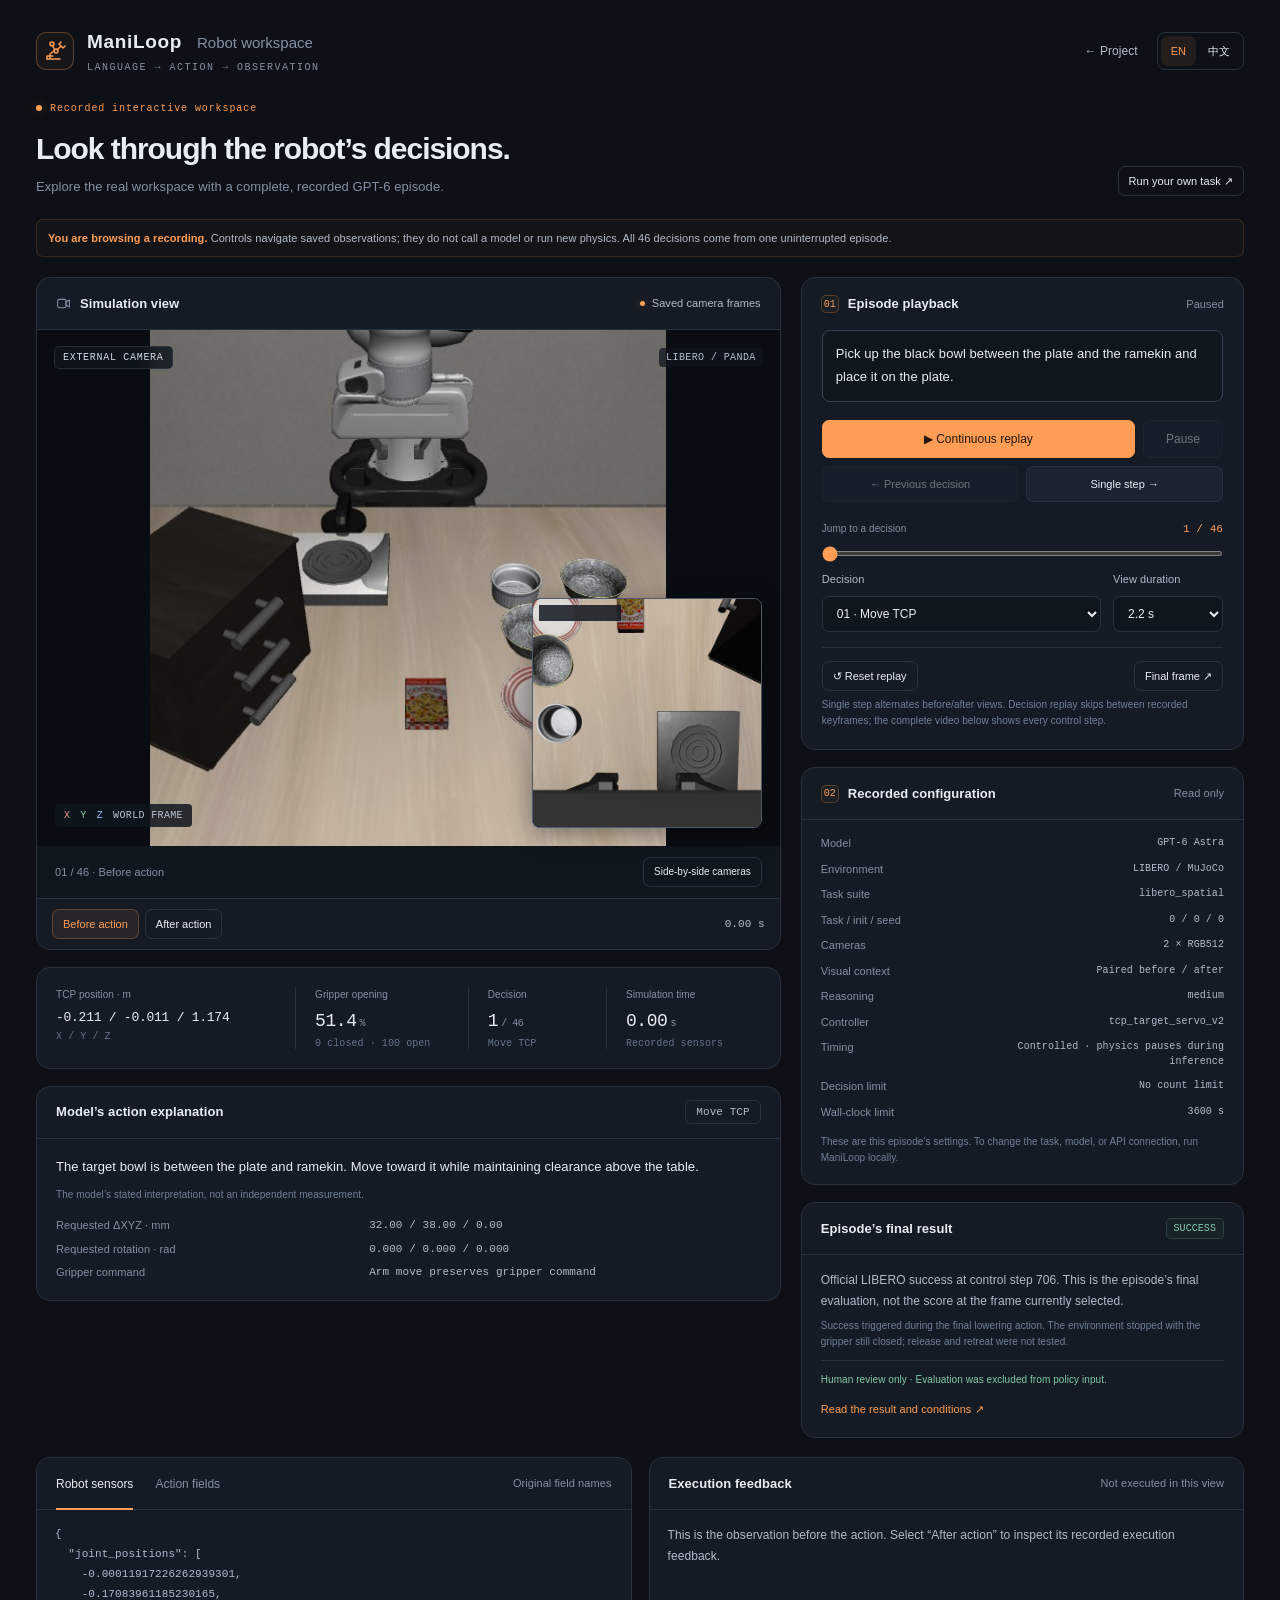
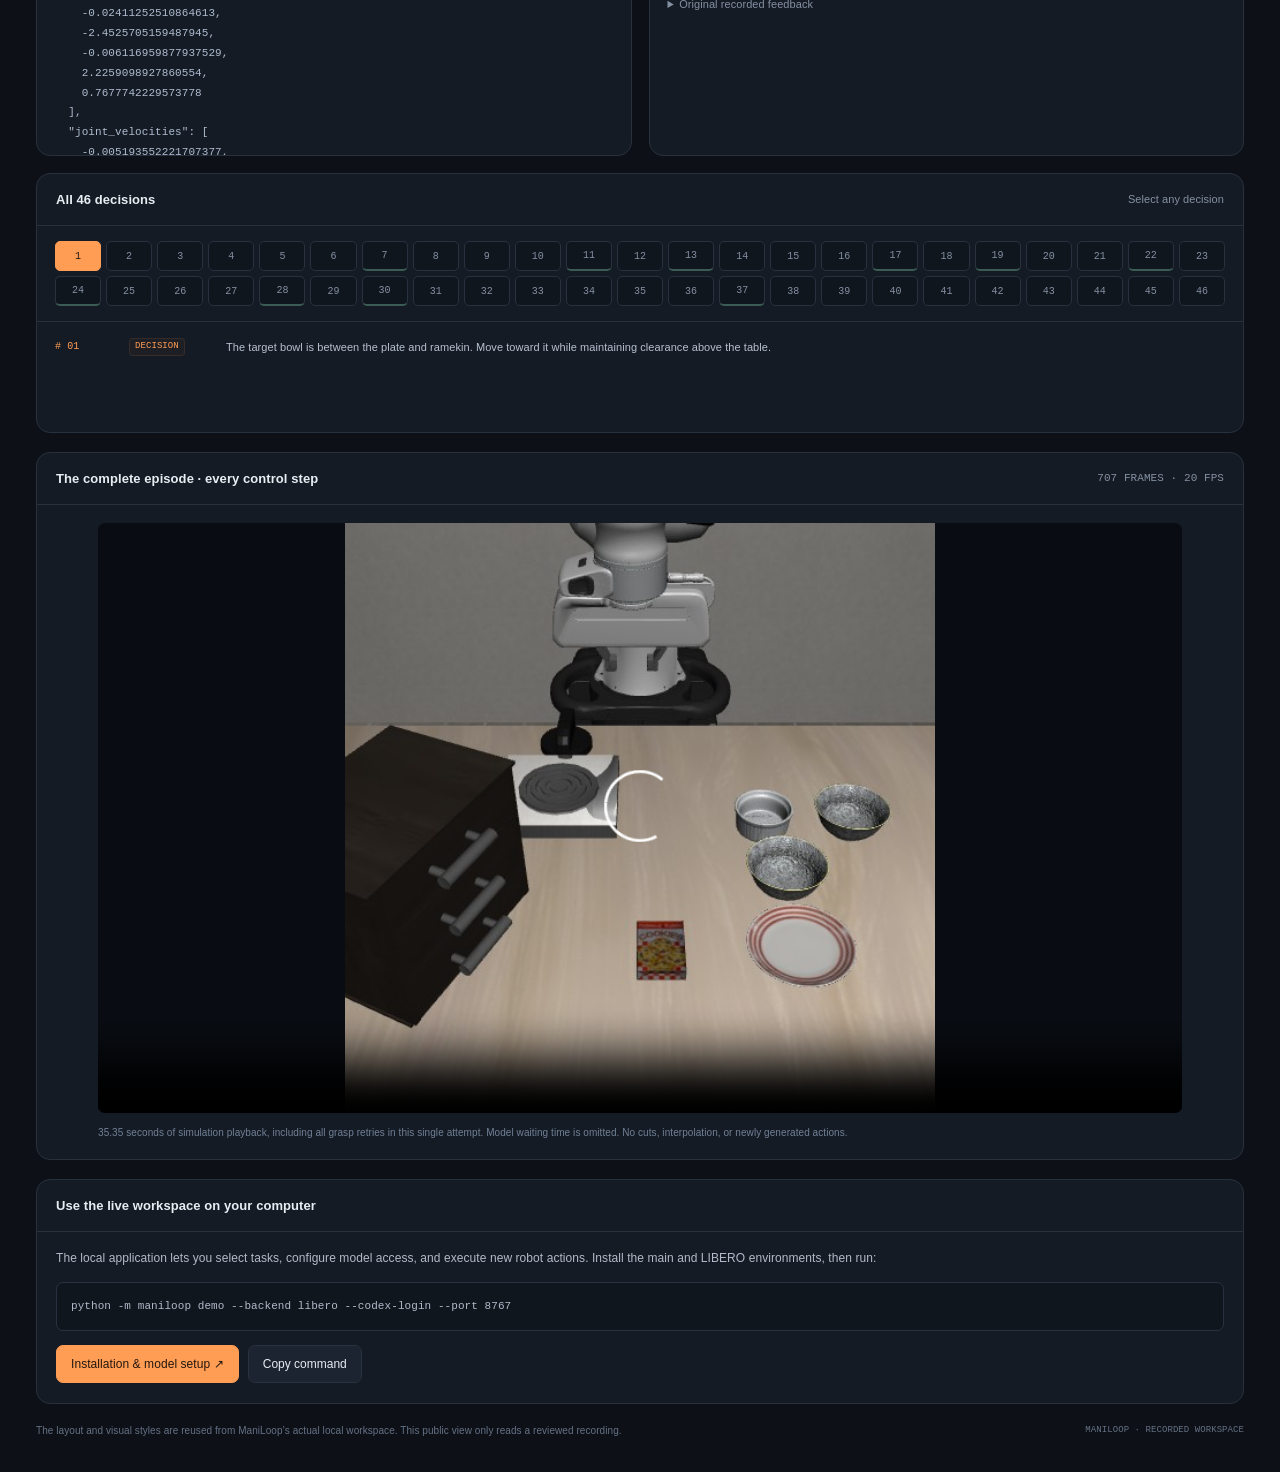
<file: playground/index.html>
<!doctype html>
<html lang="en">
<head>
  <meta charset="utf-8">
  <meta name="viewport" content="width=device-width,initial-scale=1">
  <meta name="color-scheme" content="dark">
  <meta name="referrer" content="no-referrer">
  <meta http-equiv="Content-Security-Policy" content="default-src 'self'; script-src 'self'; style-src 'self'; img-src 'self'; media-src 'self'; connect-src 'self'; object-src 'none'; base-uri 'none'; form-action 'none'">
  <title>ManiLoop · Recorded interactive workspace</title>
  <meta name="description" content="Explore a real GPT-6 robot manipulation episode in ManiLoop's interactive workspace: dual cameras, 46 decisions, actual sensor feedback, and a complete recording.">
  <link rel="icon" type="image/svg+xml" href="../assets/favicon.svg">
  <link rel="stylesheet" href="styles.css">
  <script src="app.js" defer></script>
</head>
<body>
<main class="shell">
  <header class="topbar">
    <a class="brand" href="../?lang=en" id="brand-link" aria-label="ManiLoop project" data-i18n-aria="projectAria">
      <span class="brandmark" aria-hidden="true"><svg viewBox="0 0 24 24" fill="none" stroke="currentColor" stroke-width="1.45" stroke-linecap="round" stroke-linejoin="round"><path d="M4 20h13M7 20v-5l5-4-3-5M14 11l4-4M16 5l4 4 2-2M16 5l2-2"/><circle cx="9" cy="5" r="2"/><circle cx="13" cy="12" r="2"/><path d="M4 20v-3h6"/></svg></span>
      <span><span class="brandname">ManiLoop <span data-i18n="brand">Robot workspace</span></span><span class="eyebrow" data-i18n="flow">LANGUAGE → ACTION → OBSERVATION</span></span>
    </a>
    <div class="topmeta"><a href="../?lang=en" id="project-link" class="project-link" data-i18n="back">← Project</a><div class="language-switch" role="group" aria-label="Language" data-i18n-aria="languageLabel"><button class="button subtle" type="button" data-lang="en" lang="en" aria-pressed="true">EN</button><button class="button subtle" type="button" data-lang="zh" lang="zh-CN" aria-pressed="false">中文</button></div></div>
  </header>
  <section class="intro">
    <div><div class="recorded-label"><span class="dot busy"></span><span data-i18n="recorded">Recorded interactive workspace</span></div><h1 data-i18n="title">Look through the robot’s decisions.</h1><p data-i18n="intro">Explore the real workspace with a complete, recorded GPT-6 episode.</p></div>
    <a href="#local-run" class="button subtle" data-i18n="runLocal">Run your own task ↗</a>
  </section>
  <div class="session-notice recorded-notice"><strong data-i18n="noticeTitle">You are browsing a recording.</strong> <span data-i18n="notice">Controls navigate saved observations; they do not call a model or run new physics. All 46 decisions come from one uninterrupted episode.</span></div>
  <p id="load-error" class="inline-error" role="alert" hidden></p>
  <noscript><p class="inline-error">Enable JavaScript to explore the recording. / 启用 JavaScript 后可交互查看录像。</p></noscript>

  <div class="workspace">
    <div class="left-column">
      <section class="panel camera-panel" aria-label="Recorded dual-camera observations" data-i18n-aria="cameraAria">
        <div class="panel-header"><div class="panel-title"><svg viewBox="0 0 18 18" fill="none" stroke="currentColor" stroke-width="1.3" aria-hidden="true"><rect x="2" y="4" width="10" height="10" rx="2"/><path d="m12 7 4-2v8l-4-2z"/></svg><span data-i18n="cameraTitle">Simulation view</span></div><span class="status-chip"><i class="dot busy"></i><span data-i18n="savedFrames">Saved camera frames</span></span></div>
        <div class="viewport" id="viewport">
          <img id="external-image" class="camera camera-main" src="frames/001-before-external.jpg" alt="Recorded external camera before decision 1" width="512" height="512">
          <span class="camera-label" data-i18n="external">EXTERNAL CAMERA</span><span class="viewport-corner">LIBERO / PANDA</span>
          <div class="wrist-view"><img id="wrist-image" class="camera" src="frames/001-before-wrist.jpg" alt="Recorded wrist camera before decision 1" width="512" height="512"><span class="camera-label" data-i18n="wrist">WRIST CAMERA</span></div>
          <span class="axes-label"><b class="x">X</b><b class="y">Y</b><b class="z">Z</b><span data-i18n="world">WORLD FRAME</span></span>
        </div>
        <div class="view-footer"><span id="frame-position" aria-live="polite">01 / 46 · Before action</span><button id="camera-layout" type="button" class="button subtle" data-i18n="expandCameras" aria-pressed="false">Side-by-side cameras</button></div>
        <div class="phase-controls" role="group" aria-label="Recorded view" data-i18n-aria="phaseAria"><button id="before-button" type="button" class="button subtle" aria-pressed="true" data-i18n="before">Before action</button><button id="after-button" type="button" class="button subtle" aria-pressed="false" data-i18n="after">After action</button><span id="frame-time" class="mono">0.00 s</span></div>
      </section>
      <section class="panel metrics" aria-label="Robot sensors at the selected frame" data-i18n-aria="sensorsAria">
        <div class="metric"><div class="metric-label" data-i18n="tcp">TCP position · m</div><div id="tcp-value" class="metric-value coords">—</div><div class="metric-sub">X / Y / Z</div></div>
        <div class="metric"><div class="metric-label" data-i18n="gripper">Gripper opening</div><div class="metric-value"><span id="gripper-value">—</span><small>%</small></div><div class="metric-sub" data-i18n="gripperRange">0 closed · 100 open</div></div>
        <div class="metric"><div class="metric-label" data-i18n="decision">Decision</div><div class="metric-value"><span id="decision-value">1</span><small>/ 46</small></div><div class="metric-sub" id="kind-value">move</div></div>
        <div class="metric"><div class="metric-label" data-i18n="simTime">Simulation time</div><div class="metric-value"><span id="time-value">0.00</span><small>s</small></div><div class="metric-sub" data-i18n="recordedSensors">Recorded sensors</div></div>
      </section>
      <section class="panel">
        <div class="panel-header"><div class="panel-title" data-i18n="explanation">Model’s action explanation</div><span id="action-kind" class="pill">MOVE</span></div>
        <div class="decision-body"><p id="action-explanation"></p><p class="key-hint" data-i18n="explanationNote">The model’s stated interpretation, not an independent measurement.</p><details id="original-explanation" hidden><summary data-i18n="originalEnglish">Original model text · English</summary><p id="original-text" lang="en"></p></details><dl id="action-values" class="value-grid"></dl></div>
      </section>
    </div>

    <div class="right-column">
      <section class="panel task-panel">
        <div class="panel-header"><div class="panel-title"><span class="number-tag">01</span><span data-i18n="playback">Episode playback</span></div><span id="play-status" class="small" aria-live="polite" data-i18n="paused">Paused</span></div>
        <div class="task-body">
          <p class="task-description" id="task-description">Pick up the black bowl between the plate and the ramekin and place it on the plate.</p>
          <div class="playback-main"><button id="play-button" type="button" class="button primary" data-i18n="play" disabled>▶ Continuous replay</button><button id="pause-button" type="button" class="button stop" data-i18n="pause" disabled>Pause</button></div>
          <div class="playback-secondary"><button id="previous-button" type="button" class="button" data-i18n="previous" disabled>← Previous decision</button><button id="step-button" type="button" class="button" data-i18n="step" disabled>Single step →</button></div>
          <div class="timeline-control"><label for="decision-slider" class="field-label"><span data-i18n="jump">Jump to a decision</span><output id="slider-value">1 / 46</output></label><input id="decision-slider" type="range" min="1" max="46" step="1" value="1" aria-label="Decision" data-i18n-aria="decision" disabled></div>
          <div class="configuration playback-options"><div><label for="decision-select" class="field-label" data-i18n="selectDecision">Decision</label><select id="decision-select" class="input" disabled></select></div><div><label for="play-speed" class="field-label" data-i18n="viewDuration">View duration</label><select id="play-speed" class="input"><option value="2200">2.2 s</option><option value="1200">1.2 s</option><option value="600">0.6 s</option></select></div></div>
          <div class="reset-row"><button id="reset-button" type="button" class="button subtle" data-i18n="reset" disabled>↺ Reset replay</button><button id="final-button" type="button" class="button subtle" data-i18n="finalJump" disabled>Final frame ↗</button></div>
          <p class="key-hint" data-i18n="playbackNote">Single step alternates before/after views. Decision replay skips between recorded keyframes; the complete video below shows every control step.</p>
        </div>
      </section>
      <section class="panel"><div class="panel-header"><div class="panel-title"><span class="number-tag">02</span><span data-i18n="configuration">Recorded configuration</span></div><span class="small" data-i18n="readOnly">Read only</span></div><div class="configuration-body"><dl class="config-grid" id="configuration-values"></dl><p class="key-hint" data-i18n="configNote">These are this episode’s settings. To change the task, model, or API connection, run ManiLoop locally.</p></div></section>
      <section class="panel result-panel"><div class="panel-header"><div class="panel-title" data-i18n="finalResult">Episode’s final result</div><span class="success-tag" data-i18n="success">SUCCESS</span></div><div class="result-body"><p data-i18n="finalResultNote">Official LIBERO success at control step 706. This is the episode’s final evaluation, not the score at the frame currently selected.</p><p class="key-hint" data-i18n="scope">Success triggered during the final lowering action. The environment stopped with the gripper still closed; release and retreat were not tested.</p><p class="boundary-note" data-i18n="separation">Human review only · Evaluation was excluded from policy input.</p><a id="results-link" class="text-link" href="https://github.com/Daniel-rmc/ManiLoop/blob/main/docs/RESULTS.md" target="_blank" rel="noopener" data-i18n="results">Read the result and conditions ↗</a></div></section>
    </div>
  </div>

  <section class="diagnostics" aria-label="Recorded actions and feedback" data-i18n-aria="diagnosticsAria">
    <div class="panel"><div class="panel-header"><div class="tabs" role="tablist" aria-label="Recorded fields" data-i18n-aria="fieldsAria"><button id="tab-observation" class="tab" type="button" role="tab" aria-selected="true" aria-controls="inspect-observation" data-i18n="observationTab">Robot sensors</button><button id="tab-action" class="tab" type="button" role="tab" aria-selected="false" aria-controls="inspect-action" tabindex="-1" data-i18n="actionTab">Action fields</button></div><span class="small" data-i18n="originalFields">Original field names</span></div><div id="inspect-observation" class="inspect-body" role="tabpanel" aria-labelledby="tab-observation" tabindex="0"><pre id="observation-content"></pre></div><div id="inspect-action" class="inspect-body" role="tabpanel" aria-labelledby="tab-action" tabindex="0" hidden><pre id="action-content"></pre></div></div>
    <div class="panel"><div class="panel-header"><div class="panel-title" data-i18n="feedback">Execution feedback</div><span id="feedback-chip" class="small"></span></div><div class="inspect-body feedback-body"><p id="feedback-description"></p><dl class="value-grid" id="feedback-values"></dl><details><summary data-i18n="rawFeedback">Original recorded feedback</summary><pre id="feedback-content"></pre></details></div></div>
    <div class="panel log-panel"><div class="panel-header"><div class="panel-title" data-i18n="timelineTitle">All 46 decisions</div><span class="small" data-i18n="timelineHint">Select any decision</span></div><div class="decision-rail" id="decision-rail" aria-label="Episode decisions" data-i18n-aria="timelineTitle"></div><div class="log-container" id="event-log" aria-live="polite"></div></div>
  </section>

  <section class="panel complete-video" id="video-section"><div class="panel-header"><div class="panel-title" data-i18n="videoTitle">The complete episode · every control step</div><span class="small mono" data-i18n="videoStats">707 FRAMES · 20 FPS</span></div><div class="video-body"><video id="episode-video" controls playsinline preload="none" poster="../assets/episodes/20260916-172331-d3bc5ef2/01-external.jpg" aria-label="Complete recorded GPT-6 episode" data-i18n-aria="videoTitle"><source src="../assets/episodes/20260916-172331-d3bc5ef2/episode.mp4" type="video/mp4"></video><p class="key-hint" data-i18n="videoNote">35.35 seconds of simulation playback, including all grasp retries in this single attempt. Model waiting time is omitted. No cuts, interpolation, or newly generated actions.</p></div></section>
  <section class="panel local-panel" id="local-run"><div class="panel-header"><div class="panel-title" data-i18n="localTitle">Use the live workspace on your computer</div></div><div class="local-body"><p data-i18n="localNote">The local application lets you select tasks, configure model access, and execute new robot actions. Install the main and LIBERO environments, then run:</p><pre><code>python -m maniloop demo --backend libero --codex-login --port 8767</code></pre><div class="local-links"><a id="setup-link" class="button primary" href="https://github.com/Daniel-rmc/ManiLoop#run-gpt-on-libero" target="_blank" rel="noopener" data-i18n="setup">Installation & model setup ↗</a><button id="copy-command" class="button" type="button" data-i18n="copy">Copy command</button><span id="copy-status" class="key-hint" role="status"></span></div></div></section>
  <footer class="footer"><span data-i18n="footer">The layout and visual styles are reused from ManiLoop’s actual local workspace. This public view only reads a reviewed recording.</span><span class="mono" data-i18n="footerMark">MANILOOP · RECORDED WORKSPACE</span></footer>
</main>
</body>
</html>
</file>
<file: styles.css>
:root {

  --paper: #f5f3eb;
  --ink: #252822;
  --muted: #65695f;
  --line: #d8d9ce;
  --accent: #c54d28;
  --soft: #ebece2;
  --dark: #232821;
  --light-ink: #f2f3e9;
  --mono: "SFMono-Regular", Consolas, "Liberation Mono", monospace;
}
* { box-sizing: border-box; }
html { scroll-behavior: smooth; scroll-padding-top: 105px; }
body { margin: 0; background: var(--paper); color: var(--ink); font: 15px/1.7 -apple-system, BlinkMacSystemFont, "Segoe UI", "PingFang SC", "Hiragino Sans GB", "Microsoft YaHei", sans-serif; -webkit-font-smoothing: antialiased; }
button, input { font: inherit; }
button, a { -webkit-tap-highlight-color: transparent; }
button { cursor: pointer; }
a { color: inherit; text-decoration: none; }
a:hover { color: var(--accent); }
button:focus-visible, a:focus-visible, input:focus-visible, video:focus-visible, [tabindex]:focus-visible { outline: 3px solid var(--accent); outline-offset: 5px; }
::selection { background: #f1b693; color: #242722; }
h1, h2, h3, h4, p, figure { margin: 0; }
.lines { white-space: pre-line; }
button[disabled] { cursor: default; opacity: .35; }
[hidden] { display: none !important; }
.page-width { width: min(1280px, calc(100% - 112px)); margin-inline: auto; }
.section-space { padding-block: 112px; }
.eyebrow { display: flex; align-items: center; gap: 10px; font: 11px/1.6 var(--mono); letter-spacing: .09em; color: var(--muted); }
.accent { color: var(--accent); }
.visually-hidden { position: absolute; width: 1px; height: 1px; padding: 0; margin: -1px; overflow: hidden; clip-path: inset(50%); white-space: nowrap; border: 0; }
.skip-link { position: fixed; z-index: 50; left: 20px; top: -80px; padding: 10px 20px; background: var(--ink); color: white; }
.skip-link:focus { top: 10px; }
.site-header { position: sticky; top: 0; z-index: 10; background: rgba(245, 243, 235, .96); border-bottom: 1px solid var(--line); backdrop-filter: blur(15px); }
.header-inner { width: min(1440px, calc(100% - 112px)); height: 84px; margin: auto; display: flex; align-items: center; justify-content: space-between; gap: 24px; }
.wordmark { display: inline-flex; align-items: center; font-size: 26px; line-height: 1; font-weight: 760; letter-spacing: -.8px; }
.wordmark-period { color: var(--accent); }
.brand-symbol { display: inline-flex; margin-right: 12px; align-items: center; }
.brand-symbol i { display: block; height: 19px; width: 15px; border: 2.5px solid var(--ink); border-bottom: 0; border-radius: 8px 8px 0 0; }
.brand-symbol i + i { margin-left: -2.5px; }
.site-header nav { display: flex; align-items: center; gap: 35px; font-size: 13px; }
.header-actions { display: flex; align-items: center; gap: 19px; }
.language-switch { display: flex; border: 1px solid var(--line); border-radius: 3px; overflow: hidden; flex-shrink: 0; }
.language-switch button { min-width: 34px; padding: 6px 8px; border: 0; border-radius: 0; color: var(--muted); background: transparent; font-size: 10px; line-height: 1.7; }
.language-switch button[aria-pressed="true"] { background: var(--ink); color: var(--paper); }
.language-switch button:focus-visible { outline-offset: -3px; }
.workspace-hint { margin-top: 17px; color: var(--muted); font-size: 10px; line-height: 1.8; max-width: 430px; }
.header-source { display: inline-flex; align-items: center; gap: 25px; font-size: 13px; font-weight: 650; border: 1px solid var(--ink); border-radius: 4px; padding: 7px 15px; }
.header-source:hover { background: var(--ink); color: var(--paper); }
.hero { display: grid; grid-template-columns: 1.05fr 1fr; column-gap: 9%; padding-top: 78px; padding-bottom: 78px; align-items: start; min-height: 740px; }
.status-dot { width: 6px; height: 6px; background: var(--accent); border-radius: 50%; flex: 0 0 auto; }
.hero h1 { font-size: clamp(46px, 4.8vw, 71px); line-height: 1.22; letter-spacing: -.045em; font-weight: 630; margin: 27px 0 27px; }
.hero-description { color: var(--muted); font-size: 15px; line-height: 1.95; }
.hero-actions { display: flex; flex-wrap: wrap; align-items: center; gap: 28px; margin-top: 30px; }
.button { display: inline-flex; justify-content: space-between; align-items: center; gap: 26px; padding: 13px 21px; border-radius: 3px; font-size: 13px; font-weight: 600; transition: background .18s, color .18s, transform .18s; }
.button-dark { color: var(--paper); background: var(--ink); border: 1px solid var(--ink); }
.button-dark:hover { color: var(--paper); background: var(--accent); border-color: var(--accent); transform: translateY(-2px); }
.button > span:last-child { font-size: 18px; font-weight: 400; }
.text-link { display: inline-flex; align-items: center; gap: 20px; font-size: 12px; line-height: 1.7; font-weight: 580; }
.text-link > span:last-child { font-size: 17px; }
.tech-strip { display: flex; flex-wrap: wrap; column-gap: 13px; row-gap: 8px; margin-top: 34px; font: 10px/1.8 var(--mono); color: var(--muted); }
.tech-strip span + span::before { content: "/"; margin-right: 13px; color: #a4a79b; }
.hero-visual { padding-top: 7px; position: relative; }
.visual-heading { display: flex; justify-content: space-between; gap: 15px; font: 9px/1.6 var(--mono); letter-spacing: .06em; margin-bottom: 13px; }
.visual-heading > span:first-child { display: inline-flex; align-items: center; gap: 8px; }
.square-marker { width: 5px; height: 5px; background: var(--accent); display: inline-block; }
.hero-image-frame { position: relative; padding: 10px; background: #dfe2d5; border: 1px solid #c7cbbd; }
.hero-image-frame > img, .hero-image-frame > video { display: block; width: 100%; height: auto; aspect-ratio: 1; object-fit: contain; background: #dfe2d5; }
.image-overlay { position: absolute; bottom: 10px; left: 10px; right: 10px; padding: 31px 14px 10px; display: flex; justify-content: space-between; color: white; background: linear-gradient(transparent, rgba(24, 30, 24, .75)); font: 8px/1.7 var(--mono); letter-spacing: .07em; }
.image-overlay { align-items: center; gap: 10px; }
#hero-play-toggle { display: inline-flex; align-items: center; justify-content: center; gap: 10px; min-height: 36px; min-width: 78px; padding: 5px 11px; border: 1px solid #d6d9cc; border-radius: 3px; color: white; background: rgba(24, 30, 24, .62); font: 11px/1.5 var(--mono); }
#hero-play-toggle:hover:not(:disabled) { background: var(--accent); }
.hero-scrub { display: flex; align-items: center; gap: 12px; margin-top: 12px; }
.hero-scrub button { flex-shrink: 0; width: 32px; height: 32px; background: transparent; border: 1px solid #b9bdae; color: var(--ink); border-radius: 3px; }
.hero-scrub button:hover:not(:disabled) { border-color: var(--accent); color: var(--accent); }
#hero-progress { width: 100%; min-width: 0; accent-color: var(--accent); height: 20px; }
#hero-time { flex-shrink: 0; color: var(--muted); font: 9px/1.8 var(--mono); }
.hero-decision { margin-top: 17px; background: #eeeee4; border: 1px solid var(--line); padding: 17px 18px; }
.hero-decision-heading { display: flex; justify-content: space-between; gap: 10px; color: var(--accent); font: 9px/1.7 var(--mono); }
.hero-decision-heading strong { white-space: nowrap; font-weight: 500; color: var(--muted); }
#hero-action-explanation { margin-top: 10px; min-height: 5.3em; font-size: 12px; line-height: 1.8; }
.hero-action-fields { display: grid; gap: 8px; margin: 13px 0 0; padding-top: 12px; border-top: 1px solid var(--line); font-size: 10px; }
.hero-action-fields div { display: grid; grid-template-columns: 110px 1fr; gap: 10px; }
.hero-action-fields dt { color: var(--muted); }
.hero-action-fields dd { margin: 0; overflow-wrap: anywhere; font: 9px/1.8 var(--mono); }
.hero-note-hint { margin-top: 12px; color: var(--muted); font-size: 9px; line-height: 1.8; }
.skill-gallery { padding-bottom: 68px; }
.skill-gallery-heading { display: flex; justify-content: space-between; align-items: end; gap: 35px; margin-bottom: 22px; }
.skill-gallery-heading h2 { margin-top: 8px; font-size: 25px; font-weight: 580; letter-spacing: -.025em; }
.skill-gallery-heading > p { max-width: 580px; color: var(--muted); font-size: 12px; line-height: 1.9; }
.skill-cards { display: grid; grid-template-columns: repeat(auto-fit, minmax(245px, 1fr)); gap: 14px; }
.skill-card { display: flex; align-items: center; gap: 14px; padding: 12px; max-width: 580px; width: 100%; text-align: left; border: 1px solid var(--line); border-radius: 3px; color: var(--ink); background: #eeeee5; }
.skill-card:hover { border-color: var(--accent); }
.skill-card[aria-pressed="true"] { border-color: var(--accent); box-shadow: inset 0 0 0 1px var(--accent); }
.skill-card > img { width: 76px; height: 76px; flex-shrink: 0; object-fit: cover; }
.skill-card-copy { display: flex; flex-direction: column; gap: 6px; min-width: 0; }
.skill-card-result { color: #446c3c; font: 8px/1.6 var(--mono); }
.skill-card-title { font-size: 13px; line-height: 1.5; font-weight: 600; }
.skill-card-meta { color: var(--muted); font: 8px/1.7 var(--mono); }
.skill-selected-detail { display: flex; justify-content: space-between; align-items: start; gap: 30px; margin-top: 17px; color: var(--muted); font-size: 11px; }
.skill-selected-detail strong { font-weight: 550; color: var(--ink); }
#hero-task-summary { margin-top: 4px; font: 10px/1.9 var(--mono); }
#hero-outcome-note { margin-top: 4px; }
#hero-workspace-link { flex-shrink: 0; font-size: 11px; }
.image-corner { position: absolute; width: 15px; height: 15px; border-color: var(--ink); border-style: solid; z-index: 1; }
.corner-tl { top: -1px; left: -1px; border-width: 2px 0 0 2px; }
.corner-tr { top: -1px; right: -1px; border-width: 2px 2px 0 0; }
.corner-bl { bottom: -1px; left: -1px; border-width: 0 0 2px 2px; }
.corner-br { bottom: -1px; right: -1px; border-width: 0 2px 2px 0; }
.visual-caption { display: flex; justify-content: space-between; gap: 12px; margin-top: 13px; color: var(--muted); font-size: 10px; }
.visual-caption a { display: inline-flex; gap: 15px; }
.hero-note { display: flex; align-items: start; gap: 14px; margin-top: 31px; padding-top: 18px; border-top: 1px solid var(--line); font-size: 12px; color: var(--muted); }
.note-index { font: 11px/1.8 var(--mono); color: var(--accent); }
.hero-note strong { font-weight: 500; color: var(--ink); }
.framework-section { border-top: 1px solid var(--line); }
.section-heading { display: grid; grid-template-columns: 1fr 3fr; gap: 40px; align-items: start; margin-bottom: 54px; }
.section-heading > .eyebrow { padding-top: 10px; }
.section-heading h2 { font-size: clamp(28px, 3.2vw, 43px); line-height: 1.4; font-weight: 590; letter-spacing: -.045em; }
.section-intro { color: var(--muted); font-size: 14px; line-height: 1.9; margin-top: 19px; }
.loop-diagram { border: 1px solid var(--line); padding: 35px 38px 0; background: #f0f0e7; }
.loop-main { display: grid; grid-template-columns: 1fr 36px 1fr 36px 1fr 36px 1fr; align-items: center; gap: 15px; }
.loop-node { position: relative; min-height: 193px; padding: 22px 20px 19px; border: 1px solid #d5d8ca; background: var(--paper); }
.node-number { position: absolute; top: 18px; right: 17px; color: #8a8e81; font: 10px var(--mono); }
.loop-node h3 { font-size: 22px; font-weight: 590; margin-bottom: 11px; }
.loop-node p { font-size: 11px; line-height: 1.8; color: var(--muted); }
.node-label { display: block; font: 9px/1.8 var(--mono); letter-spacing: .1em; margin-top: 24px; color: var(--muted); }
.loop-node-model { background: var(--ink); border-color: var(--ink); color: var(--paper); }
.loop-node-model p, .loop-node-model .node-label { color: #c4c9b9; }
.loop-node-model .node-number { color: #d3946c; }
.loop-arrow { font: 22px var(--mono); color: #7f8774; text-align: center; }
.loop-return { height: 50px; margin: 0 8%; display: flex; justify-content: space-between; align-items: center; color: #6a725e; font-size: 10px; border: 1px solid #aeb7a1; border-top: none; position: relative; }
.loop-return::before, .loop-return::after { content: ""; background: #f0f0e7; position: absolute; top: 0; width: 2px; height: 16px; }
.loop-return::before { left: -1px; }
.loop-return::after { right: -1px; }
.loop-return span:first-child, .loop-return span:last-child { position: relative; top: -10px; background: #f0f0e7; font: 15px var(--mono); }
.loop-return span:first-child { left: -5px; }
.loop-return span:last-child { right: -6px; }
.loop-return span:nth-child(2) { position: relative; top: 24px; background: #f0f0e7; padding: 0 17px; }
.evaluation-boundary { display: flex; align-items: center; flex-wrap: wrap; gap: 9px 13px; margin-top: 40px; padding: 19px 0; border-top: 1px dashed #bdc3af; color: var(--muted); font-size: 11px; }
.evaluation-boundary strong { color: var(--ink); font-weight: 600; }
.boundary-mark { font: 22px/1 var(--mono); color: var(--accent); }
.boundary-label { font: 9px/1.7 var(--mono); margin-left: auto; letter-spacing: .04em; }
.feature-grid { display: grid; grid-template-columns: repeat(3, 1fr); margin-top: 49px; gap: 40px; }
.feature-grid article + article { border-left: 1px solid var(--line); padding-left: 34px; }
.feature-index { font: 9px/1.8 var(--mono); letter-spacing: .09em; color: var(--muted); }
.feature-grid h3 { font-size: 19px; font-weight: 600; letter-spacing: -.02em; margin-top: 15px; }
.feature-grid p { margin: 13px 0 19px; font-size: 12px; color: var(--muted); line-height: 1.95; }
.demo-section { background: var(--dark); color: var(--light-ink); }
.demo-section .section-heading { margin-bottom: 45px; }
.demo-section .eyebrow, .demo-section .section-intro { color: #a9b19e; }
.record-heading { display: flex; justify-content: space-between; align-items: end; gap: 20px; padding-bottom: 20px; border-bottom: 1px solid #505745; margin-bottom: 23px; }
.record-tag { display: inline-block; font: 9px/1.6 var(--mono); letter-spacing: .08em; color: #e9ab86; }
.record-tag::before { content: ""; display: inline-block; height: 5px; width: 5px; border-radius: 50%; background: #df996f; margin-right: 8px; vertical-align: 1px; }
.record-heading h3 { font-size: 17px; font-weight: 520; margin-top: 9px; }
.record-model { margin-top: 7px; color: #a9b19e; font: 10px/1.9 var(--mono); }
.record-date { font: 10px/1.8 var(--mono); color: #a9b19e; white-space: nowrap; }
.episode-player { margin: 0 0 38px; border: 1px solid #505947; background: #1b201a; }
.episode-heading { display: flex; align-items: center; justify-content: space-between; gap: 15px; padding: 13px 18px; border-bottom: 1px solid #505947; }
.episode-meta { font: 10px/1.7 var(--mono); color: #b4beaa; text-align: right; }
.episode-player video { display: block; width: 100%; max-height: 660px; background: #171b15; aspect-ratio: 2 / 1; object-fit: contain; }
.episode-player figcaption { padding: 16px 18px 0; font-size: 12px; line-height: 1.85; color: #e1e8d7; }
.episode-footer { display: flex; align-items: center; justify-content: space-between; gap: 20px; padding: 7px 18px 17px; }
.episode-footer p { font-size: 10px; color: #a9b69b; }
.episode-footer .text-link { flex-shrink: 0; font-size: 10px; color: #e9c09d; }
.selected-heading { display: flex; justify-content: space-between; align-items: baseline; gap: 18px; margin: 0 0 17px; }
.selected-heading h4 { font-size: 13px; font-weight: 500; color: #d7ddce; }
.selected-heading p { font-size: 10px; line-height: 1.9; color: #a9b69b; }
.record-layout { display: grid; grid-template-columns: minmax(0, 2.25fr) minmax(230px, 1fr); gap: 33px; }
.camera-grid { display: grid; grid-template-columns: 1fr 1fr; gap: 12px; }
.camera-grid figure { min-width: 0; }
.camera-label { display: flex; justify-content: space-between; gap: 8px; font: 8px/1.7 var(--mono); letter-spacing: .035em; padding-bottom: 10px; color: #b2b9a8; }
.camera-grid img { display: block; width: 100%; height: auto; aspect-ratio: 1; object-fit: cover; background: #393f33; border: 1px solid #59604f; }
.playback-controls { display: flex; align-items: center; gap: 18px; margin-top: 20px; }
.playback-buttons { display: flex; flex-shrink: 0; align-items: center; gap: 6px; }
.icon-button, .play-button { min-height: 36px; color: var(--light-ink); background: transparent; border: 1px solid #5a6350; border-radius: 3px; }
.icon-button { width: 33px; font-size: 17px; }
.play-button { display: flex; white-space: nowrap; flex-shrink: 0; gap: 9px; align-items: center; justify-content: center; min-width: 103px; padding: 5px 12px; font-size: 11px; }
#play-icon { font-size: 9px; }
.icon-button:hover:not(:disabled), .play-button:hover { background: #424a38; }
#frame-slider { accent-color: #e0a07a; width: 100%; min-width: 20px; cursor: pointer; height: 20px; }
.frame-counter { white-space: nowrap; color: #cbd0c1; font: 9px/1.7 var(--mono); }
.playback-note { font-size: 10px; color: #a3ad96; margin-top: 11px; }
.record-detail { margin-top: 23px; padding: 24px; background: #2d3429; border: 1px solid #4b5441; align-self: start; min-height: 333px; }
.record-step-line { display: flex; align-items: center; justify-content: space-between; gap: 9px; color: #ccad8b; font: 9px/1.8 var(--mono); letter-spacing: .04em; }
.record-detail h4 { margin-top: 14px; font-size: 21px; font-weight: 530; line-height: 1.5; }
.detail-label { margin-top: 24px; font-size: 10px; color: #9faa91; }
.frame-explanation { font-size: 12px; line-height: 1.85; color: #d0d5c7; margin-top: 8px; min-height: 66px; overflow-wrap: anywhere; }
.feedback-block { border-top: 1px solid #505947; padding-top: 14px; margin-top: 21px; }
.feedback-block > div { display: flex; justify-content: space-between; gap: 14px; font-size: 10px; color: #aeb8a1; margin-top: 6px; }
.feedback-block strong { font: 10px/1.7 var(--mono); font-weight: 400; color: #e6eadb; }
.detail-caveat { font-size: 10px; line-height: 1.8; color: #a7b39a; margin-top: 17px; }
.run-metrics { display: grid; grid-template-columns: repeat(4, 1fr); margin-top: 44px; padding: 27px 0 29px; border-top: 1px solid #505745; border-bottom: 1px solid #505745; }
.run-metrics > div { display: flex; flex-direction: column; padding-left: 31px; border-left: 1px solid #505745; }
.run-metrics > div:first-child { border-left: 0; padding-left: 0; }
.run-metrics strong { font-size: 39px; font-weight: 430; letter-spacing: -.06em; line-height: 1.4; font-variant-numeric: tabular-nums; }
.run-metrics strong b { font-weight: inherit; }
.run-metrics small { font-size: 20px; font-weight: 400; margin-left: 4px; }
.run-metrics span { margin-top: 6px; font-size: 10px; color: #abb59d; }
.run-metrics .metric-result strong { font-size: 29px; letter-spacing: -.025em; line-height: 1.85; color: #ecb38b; }
.run-metrics .metric-result[data-result="success"] strong { color: #b9d694; }
.run-metrics .metric-result[data-result="unknown"] strong { color: #c8cbbb; }
.result-context { display: flex; justify-content: space-between; align-items: center; gap: 32px; margin-top: 22px; }
.result-context p { font-size: 10px; line-height: 1.9; color: #abb69e; }
.result-context strong { color: #d4dacb; font-weight: 450; }
.result-context .text-link { flex: 0 0 auto; color: #e9c09d; font-size: 11px; }
.result-context .text-link:hover { color: white; }
.models-section { border-bottom: 0; }
.model-support-grid { display: grid; grid-template-columns: repeat(3, minmax(0, 1fr)); gap: 22px; }
.model-support-card { display: flex; flex-direction: column; min-width: 0; padding: 27px 25px; border: 1px solid var(--line); background: #eeeee5; }
.model-support-card h3 { margin-top: 15px; font-size: 23px; line-height: 1.4; font-weight: 580; letter-spacing: -.025em; }
.model-support-card dl { margin: 23px 0 24px; }
.model-support-card dl > div + div { margin-top: 20px; padding-top: 17px; border-top: 1px solid var(--line); }
.model-support-card dt { color: var(--accent); font-size: 10px; line-height: 1.7; font-weight: 550; }
.model-support-card dd { margin: 7px 0 0; color: var(--muted); font-size: 12px; line-height: 1.9; overflow-wrap: anywhere; }
.model-support-card .text-link { align-self: start; margin-top: auto; font-size: 11px; }
.model-support-note { margin-top: 24px; padding: 20px 24px; border-left: 2px solid #b6beaa; background: #ebede3; }
.model-support-note h3 { font-size: 15px; line-height: 1.6; font-weight: 580; }
.model-support-note p { margin-top: 8px; color: var(--muted); font-size: 11px; line-height: 1.9; }
.start-section { border-top: 1px solid var(--line); }
.install-grid { display: grid; grid-template-columns: repeat(2, minmax(0, 1fr)); gap: 25px; }
.install-card { border: 1px solid var(--line); padding: 25px; min-width: 0; }
.install-heading { display: flex; gap: 14px; align-items: center; }
.install-number { font: 11px var(--mono); color: var(--accent); align-self: start; padding-top: 5px; }
.install-heading h3 { font-size: 17px; font-weight: 570; }
.install-heading p { font-size: 10px; color: var(--muted); margin-top: 4px; }
.copy-button { background: transparent; border: 1px solid var(--line); border-radius: 3px; padding: 4px 10px; font-size: 10px; margin-left: auto; color: var(--muted); flex: 0 0 auto; }
.copy-button:hover { border-color: var(--ink); color: var(--ink); }
.install-card pre { margin: 24px -25px 19px; padding: 23px 25px; background: #eaece2; color: #454e3c; overflow-x: auto; font: 10px/2.1 var(--mono); scrollbar-width: thin; }
.install-card code { font-family: var(--mono); }
.install-note { font-size: 10px; color: var(--muted); line-height: 1.9; }
.install-note code { font-size: 10px; }
.install-card > .text-link { margin-top: 17px; font-size: 11px; }
.model-start { display: grid; grid-template-columns: 1.4fr 1fr; gap: 90px; padding: 36px 0 40px; margin-top: 12px; border-bottom: 1px solid var(--line); }
.model-start h3 { font-size: 22px; font-weight: 550; letter-spacing: -.02em; margin-top: 10px; }
.model-start p { font-size: 12px; line-height: 1.95; color: var(--muted); margin-top: 12px; }
.model-start-links { display: flex; flex-direction: column; padding-top: 10px; }
.model-start-links a { display: flex; justify-content: space-between; gap: 12px; border-bottom: 1px solid var(--line); padding: 12px 0; font-size: 12px; }
.model-start-links a:last-child { border-bottom: none; }
.model-start-links a > span:last-child { font-size: 15px; }
.project-invitation { display: flex; justify-content: space-between; align-items: center; gap: 25px; margin-top: 76px; }
.project-invitation p { font-size: 34px; line-height: 1.55; font-weight: 550; letter-spacing: -.035em; }
.site-footer { padding: 38px 0 42px; border-top: 1px solid var(--line); display: flex; justify-content: space-between; align-items: center; gap: 30px; }
.site-footer .wordmark { font-size: 22px; }
.site-footer p { margin-top: 12px; font: 9px/1.9 var(--mono); color: var(--muted); }
.footer-links { display: flex; align-items: center; gap: 24px; font-size: 11px; }
.site-footer .footer-note { text-align: right; font: 10px/1.9 -apple-system, BlinkMacSystemFont, "Segoe UI", "PingFang SC", sans-serif; margin-top: 0; }
@media (min-width: 1550px) {
  .hero { padding-top: 94px; padding-bottom: 94px; }
  .hero h1 { font-size: 80px; }
  .hero-visual { padding-top: 13px; }
}
@media (max-width: 1100px) {
  .page-width, .header-inner { width: calc(100% - 72px); }
  .hero { column-gap: 6%; min-height: 0; padding-block: 64px; }
  .hero h1 { font-size: 56px; }
  .hero-description { font-size: 13px; }
  .hero-note { margin-top: 22px; }
  .section-space { padding-block: 82px; }
  .section-heading { grid-template-columns: 1fr 2.6fr; gap: 25px; }
  .loop-diagram { padding: 26px 25px 0; }
  .loop-main { grid-template-columns: 1fr 23px 1fr 23px 1fr 23px 1fr; gap: 8px; }
  .loop-node { padding: 20px 14px; min-height: 190px; }
  .loop-node p { font-size: 10px; }
  .node-number { right: 12px; top: 17px; }
  .feature-grid { gap: 25px; }
  .feature-grid article + article { padding-left: 25px; }
  .record-layout { grid-template-columns: minmax(0, 2fr) minmax(220px, 1fr); gap: 22px; }
  .record-detail { padding: 20px; }
  .playback-controls { gap: 10px; }
  .playback-buttons { gap: 4px; }
  .play-button { min-width: 90px; padding-inline: 8px; }
  .icon-button { width: 28px; }
  .model-start { gap: 50px; }
}
@media (max-width: 800px) {
  html { scroll-padding-top: 90px; }
  .page-width, .header-inner { width: calc(100% - 44px); }
  .header-inner { height: 70px; }
  .wordmark { font-size: 24px; }
  .brand-symbol { margin-right: 9px; }
  .site-header nav { display: none; }
  .header-source { padding: 6px 12px; gap: 10px; font-size: 12px; }
  .hero { grid-template-columns: 1fr 1fr; gap: 26px; padding-block: 46px 54px; }
  .hero h1 { font-size: 43px; }
  .workspace-hint { font-size: 10px; }
  .hero .eyebrow { font-size: 9px; letter-spacing: .02em; gap: 7px; }
  .hero-description { font-size: 12px; }
  .hero-actions { gap: 19px; margin-top: 24px; flex-wrap: wrap; }
  .button { padding: 11px 16px; gap: 18px; font-size: 12px; }
  .hero .text-link { font-size: 11px; }
  .tech-strip { font-size: 9px; column-gap: 8px; margin-top: 23px; }
  .tech-strip span + span::before { margin-right: 8px; }
  .hero-visual { padding-top: 4px; }
  .visual-heading { font-size: 8px; gap: 5px; }
  .visual-heading > span:last-child { display: none; }
  .visual-caption { font-size: 9px; flex-wrap: wrap; }
  .hero-note { font-size: 10px; gap: 9px; margin-top: 18px; padding-top: 13px; }
  .image-overlay { font-size: 6px; padding-inline: 9px; }
  .section-space { padding-block: 65px; }
  .section-heading { grid-template-columns: 1fr; gap: 14px; margin-bottom: 36px; }
  .section-heading > .eyebrow { padding-top: 0; }
  .section-heading h2 { font-size: 33px; }
  .section-intro { font-size: 13px; margin-top: 13px; }
  .loop-main { gap: 6px; grid-template-columns: 1fr 17px 1fr 17px 1fr 17px 1fr; }
  .loop-node { padding: 20px 12px; min-height: 178px; }
  .node-number { position: static; display: block; margin-bottom: 8px; }
  .loop-node h3 { font-size: 19px; margin-bottom: 8px; }
  .node-label { font-size: 8px; margin-top: 15px; }
  .loop-arrow { font-size: 17px; }
  .evaluation-boundary { font-size: 10px; }
  .boundary-label { width: 100%; margin-left: 29px; }
  .feature-grid { gap: 20px; }
  .feature-grid article + article { padding-left: 20px; }
  .feature-grid h3 { font-size: 16px; }
  .feature-grid p { font-size: 11px; }
  .record-layout { grid-template-columns: 1fr; gap: 20px; }
  .record-detail { margin-top: 0; min-height: 0; display: grid; grid-template-columns: 1.4fr 1fr; gap: 0 26px; }
  .record-step-line, .record-detail h4, .detail-label, .frame-explanation { grid-column: 1; }
  .detail-label { margin-top: 14px; }
  .frame-explanation { min-height: 0; }
  .feedback-block { grid-column: 2; grid-row: 1 / 4; padding-top: 0; margin-top: 0; border-top: 0; border-left: 1px solid #505947; padding-left: 22px; }
  .detail-caveat { grid-column: 2; grid-row: 4 / 5; margin-top: 8px; border-left: 1px solid #505947; padding-left: 22px; }
  .record-detail h4 { font-size: 20px; margin-top: 8px; }
  .playback-controls { gap: 20px; }
  .result-context { display: block; }
  .result-context .text-link { margin-top: 17px; }
  .install-grid { grid-template-columns: 1fr; gap: 20px; }
  .install-card pre { font-size: 11px; }
  .install-heading p, .install-note { font-size: 11px; }
  .model-start { gap: 34px; }
  .model-start h3 { font-size: 20px; }
  .model-start p { font-size: 11px; }
  .model-start-links a { font-size: 11px; }
  .project-invitation { margin-top: 56px; }
  .project-invitation p { font-size: 29px; }
  .site-footer { align-items: start; flex-wrap: wrap; gap: 27px; }
  .site-footer .footer-note { text-align: left; width: 100%; }
}
@media (max-width: 560px) {
  .page-width, .header-inner { width: calc(100% - 36px); }
  .header-inner { gap: 12px; height: 66px; }
  .header-actions { gap: 9px; }
  .header-source { padding: 6px 9px; font-size: 11px; }
  .header-source > span { display: none; }
  .language-switch button { padding: 5px 6px; min-width: 31px; font-size: 10px; }
  .wordmark { font-size: 22px; }
  .brand-symbol { margin-right: 7px; }
  .site-header nav { display: none; }
  .hero { grid-template-columns: 1fr; padding-top: 39px; gap: 41px; }
  .hero h1 { font-size: clamp(44px, 11.8vw, 63px); line-height: 1.22; margin-block: 23px; }
  .workspace-hint { font-size: 10px; }
  .hero .eyebrow { font-size: 9px; letter-spacing: .04em; }
  .hero-description { font-size: 13px; }
  .hero-actions { margin-top: 26px; }
  .button { padding: 12px 19px; }
  .tech-strip { font-size: 9px; margin-top: 26px; gap: 10px; }
  .tech-strip span + span::before { margin-right: 10px; }
  .hero-visual { padding-top: 0; }
  .visual-heading { font-size: 9px; margin-bottom: 11px; }
  .visual-heading > span:last-child { display: inline; }
  .image-overlay { font-size: 8px; }
  .visual-caption { font-size: 10px; }
  .hero-note { font-size: 12px; margin-top: 22px; padding-top: 17px; }
  .section-space { padding-block: 52px; }
  .section-heading { gap: 15px; margin-bottom: 30px; }
  .section-heading h2 { font-size: 28px; letter-spacing: -.035em; }
  .section-intro { font-size: 12px; }
  .desktop-break { display: none; }
  .loop-diagram { padding: 22px 18px 0; }
  .loop-main { grid-template-columns: 1fr 24px 1fr; gap: 17px 10px; }
  .loop-main .loop-arrow:nth-of-type(2) { display: none; }
  .loop-node { padding: 18px 15px; min-height: 176px; }
  .loop-node p { font-size: 11px; }
  .loop-node:nth-of-type(3) { grid-column: 1; }
  .loop-return { margin-inline: 14px; }
  .loop-return span:nth-child(2) { padding-inline: 11px; font-size: 9px; }
  .evaluation-boundary { margin-top: 34px; gap: 8px 11px; }
  .evaluation-boundary > span:nth-child(3) { width: 100%; }
  .boundary-label { margin-left: 0; font-size: 8px; }
  .feature-grid { grid-template-columns: 1fr; margin-top: 30px; gap: 24px; }
  .feature-grid article + article { border-left: 0; border-top: 1px solid var(--line); padding-left: 0; padding-top: 24px; }
  .feature-grid h3 { font-size: 19px; margin-top: 10px; }
  .feature-grid p { font-size: 12px; margin: 10px 0 14px; }
  .demo-section .section-heading { margin-bottom: 30px; }
  .record-heading { align-items: start; gap: 15px; flex-wrap: wrap; }
  .record-heading h3 { font-size: 16px; }
  .record-date { font-size: 9px; }
  .record-model { font-size: 9px; }
  .episode-player { margin-bottom: 27px; }
  .episode-heading { padding: 11px 12px; flex-wrap: wrap; gap: 5px; }
  .episode-meta { font-size: 9px; }
  .episode-player figcaption { padding: 12px 12px 0; font-size: 10px; }
  .episode-footer { display: block; padding: 6px 12px 12px; }
  .episode-footer p { font-size: 9px; }
  .episode-footer .text-link { margin-top: 7px; }
  .selected-heading { display: block; margin-bottom: 13px; }
  .selected-heading p { margin-top: 5px; font-size: 9px; }
  .camera-grid { gap: 8px; }
  .camera-label { font-size: 7px; gap: 4px; }
  .camera-label span:last-child { display: none; }
  .playback-controls { gap: 12px; flex-wrap: wrap; }
  .playback-buttons { gap: 7px; }
  .play-button { min-width: 106px; }
  .icon-button { width: 32px; }
  #frame-slider { order: 3; flex: 1 0 100%; }
  .frame-counter { margin-left: auto; }
  .playback-note { font-size: 9px; }
  .record-detail { display: block; padding: 21px; }
  .record-detail h4 { margin-top: 11px; }
  .frame-explanation { font-size: 12px; }
  .feedback-block { border-left: 0; border-top: 1px solid #505947; padding: 12px 0 0; margin-top: 18px; }
  .detail-caveat { border-left: 0; padding-left: 0; margin-top: 16px; }
  .run-metrics { grid-template-columns: 1fr 1fr; margin-top: 27px; padding-block: 23px; row-gap: 23px; }
  .run-metrics > div { padding-left: 21px; }
  .run-metrics > div:nth-child(3) { border-left: 0; padding-left: 0; }
  .run-metrics strong { font-size: 34px; }
  .run-metrics .metric-result strong { font-size: 26px; }
  .run-metrics span { font-size: 9px; }
  .result-context p { font-size: 10px; }
  .install-card { padding: 21px 18px; }
  .install-heading { gap: 10px; }
  .install-heading h3 { font-size: 17px; }
  .install-heading p { font-size: 9px; }
  .copy-button { padding: 4px 8px; font-size: 9px; }
  .install-card pre { margin-inline: -18px; padding: 20px 18px; font-size: 9px; line-height: 2.3; }
  .install-note { font-size: 10px; }
  .model-start { grid-template-columns: 1fr; gap: 16px; margin-top: 0; padding-top: 28px; }
  .model-start p { font-size: 12px; }
  .model-start-links { padding-top: 0; }
  .model-start-links a { font-size: 12px; }
  .project-invitation { display: block; margin-top: 42px; }
  .project-invitation p { font-size: 28px; }
  .project-invitation .button { margin-top: 24px; }
  .site-footer { padding-block: 30px; gap: 22px; }
  .footer-links { flex-wrap: wrap; gap: 21px; }
  .site-footer .footer-note { font-size: 9px; }
}
@media (prefers-reduced-motion: reduce) {
  html { scroll-behavior: auto; }
  *, *::before, *::after { transition-duration: .01ms !important; animation-duration: .01ms !important; }
  .button-dark:hover { transform: none; }
}

@media (min-width: 801px) and (max-width: 1060px) {
  .site-header nav { gap: 15px; font-size: 11px; }
  .header-actions { gap: 10px; }
  .header-source { gap: 10px; padding-inline: 10px; }
}
html[lang="en"] .hero h1 { font-size: clamp(42px, 4.3vw, 65px); line-height: 1.17; }
html[lang="en"] .hero-description { max-width: 420px; }
html[lang="en"] .loop-node h3 { font-size: 20px; }
html[lang="en"] .run-metrics .metric-result strong { font-size: clamp(20px, 2.2vw, 29px); line-height: 1.85; }
@media (max-width: 560px) {
  .skill-gallery { padding-bottom: 45px; }
  .skill-gallery-heading, .skill-selected-detail { display: block; }
  .skill-gallery-heading > p { margin-top: 12px; font-size: 11px; }
  .skill-cards { grid-template-columns: 1fr; }
  #hero-workspace-link { margin-top: 12px; }
  .hero-scrub { gap: 8px; }
  #hero-time { font-size: 8px; }
  .hero-decision { padding: 14px; }
  .hero-decision-heading { font-size: 8px; }
  .hero-action-fields div { grid-template-columns: 90px 1fr; }
  #hero-action-explanation { min-height: 0; }
  html[lang="en"] .hero h1 { font-size: clamp(42px, 11.4vw, 60px); }
  html[lang="en"] .section-heading h2 { font-size: 28px; }
  html[lang="en"] .hero-actions { gap: 19px; }
  html[lang="en"] .install-heading h3 { font-size: 16px; }
}

/* Current local application overview; recorded episode controls stay independent. */
.environment-overview { margin-top: 54px; padding-top: 32px; border-top: 1px solid var(--line); }
.environment-heading { display: flex; justify-content: space-between; align-items: start; gap: 40px; margin-bottom: 23px; }
.environment-heading h3 { font-size: 21px; line-height: 1.5; font-weight: 580; letter-spacing: -.02em; }
.environment-heading > p { max-width: 550px; color: var(--muted); font-size: 12px; line-height: 1.9; }
.environment-grid { display: grid; grid-template-columns: repeat(4, minmax(0, 1fr)); gap: 15px; }
.environment-grid article { display: flex; flex-direction: column; padding: 22px 19px; border: 1px solid var(--line); background: #eeeee5; min-width: 0; }
.environment-grid h4 { margin-top: 12px; font-size: 19px; font-weight: 580; }
.environment-grid p { margin: 13px 0 20px; color: var(--muted); font-size: 11px; line-height: 1.95; overflow-wrap: anywhere; }
.environment-grid .text-link { margin-top: auto; font-size: 11px; }
.environment-scope { margin-top: 17px; color: var(--muted); font-size: 10px; line-height: 1.9; }
.local-workspace { margin-top: 65px; padding-top: 36px; border-top: 1px solid var(--line); }
.workspace-heading { max-width: 790px; margin-bottom: 27px; }
.workspace-heading h3 { margin-top: 13px; font-size: 32px; line-height: 1.4; font-weight: 580; letter-spacing: -.035em; }
.workspace-heading > p:last-child { margin-top: 16px; color: var(--muted); font-size: 13px; line-height: 1.9; }
.workspace-gallery { display: grid; gap: 28px; }
.workspace-gallery figure { padding: 19px; background: #eeeee5; border: 1px solid var(--line); min-width: 0; }
.workspace-image-label { margin-bottom: 13px; color: var(--muted); font: 10px/1.8 var(--mono); letter-spacing: .06em; }
.workspace-image-link { display: block; min-width: 0; border: 1px solid var(--line); background: white; }
.workspace-image-link:hover { outline: 1px solid var(--accent); }
.workspace-image-link img { display: block; width: 100%; height: auto; }
.workspace-gallery figcaption { margin-top: 15px; color: var(--muted); font-size: 12px; line-height: 1.9; }
.workspace-gallery figure + figure { display: grid; grid-template-columns: minmax(0, 1.2fr) minmax(0, 1fr); gap: 0 30px; align-items: center; }
.workspace-gallery figure + figure .workspace-image-label { grid-column: 1 / -1; }
.workspace-gallery figure + figure figcaption { margin: 0; font-size: 14px; }
.workspace-scene-note { display: flex; justify-content: space-between; align-items: center; gap: 42px; margin-top: 25px; }
.workspace-scene-note h4 { font-size: 16px; font-weight: 580; }
.workspace-scene-note p { margin-top: 8px; max-width: 820px; color: var(--muted); font-size: 11px; line-height: 1.9; }
.workspace-scene-note .text-link { flex-shrink: 0; }
.optional-backends { display: flex; justify-content: space-between; align-items: center; gap: 40px; margin-top: 23px; padding: 24px; border: 1px solid var(--line); background: #eeeee5; }
.optional-backends h3 { font-size: 17px; font-weight: 580; }
.optional-backends p { max-width: 670px; margin-top: 8px; color: var(--muted); font-size: 11px; line-height: 1.9; }
.optional-backend-links { display: flex; flex-direction: column; align-items: start; gap: 8px; flex-shrink: 0; }
.policy-scope { margin-top: 21px; padding-left: 17px; border-left: 2px solid #c4b59e; max-width: 960px; }
.policy-scope p { color: var(--muted); font-size: 11px; line-height: 1.9; }
.policy-scope p + p { margin-top: 8px; }
@media (max-width: 800px) {
  .environment-heading { display: block; }
  .environment-heading > p { margin-top: 12px; }
  .environment-grid { grid-template-columns: repeat(2, minmax(0, 1fr)); }
  .workspace-heading h3 { font-size: 29px; }
  .workspace-gallery figure + figure { gap: 0 22px; }
  .workspace-gallery figure + figure figcaption { font-size: 12px; }
  .workspace-scene-note { display: block; }
  .workspace-scene-note .text-link { margin-top: 16px; }
  .optional-backends { align-items: start; gap: 25px; }
}
@media (max-width: 560px) {
  .environment-overview { margin-top: 34px; padding-top: 25px; }
  .environment-grid { grid-template-columns: 1fr; gap: 12px; }
  .environment-grid article { padding: 21px; }
  .environment-grid p { font-size: 12px; }
  .environment-scope { font-size: 10px; }
  .local-workspace { margin-top: 42px; padding-top: 27px; }
  .workspace-heading h3 { font-size: 27px; }
  .workspace-heading > p:last-child { font-size: 12px; }
  .workspace-gallery { gap: 17px; }
  .workspace-gallery figure { padding: 12px; }
  .workspace-gallery figure + figure { display: block; }
  .workspace-gallery figure + figure figcaption { margin-top: 13px; }
  .workspace-image-label { font-size: 9px; }
  .workspace-gallery figcaption { font-size: 11px; }
  .optional-backends { display: block; padding: 21px 18px; }
  .optional-backend-links { margin-top: 16px; }
}

@media (max-width: 1050px) {
  .model-support-grid { grid-template-columns: repeat(2, minmax(0, 1fr)); gap: 18px; }
}
@media (max-width: 560px) {
  .model-support-grid { grid-template-columns: 1fr; gap: 17px; }
  .model-support-card { padding: 24px 22px; }
  .model-support-card h3 { font-size: 22px; }
  .model-support-note { padding: 19px 20px; }
}
</file>
<file: playground/styles.css>
/* Base styles extracted from the actual ManiLoop local workspace (src/maniloop/ui/index.html). */
:root{--bg:#0d1117;--panel:#151b24;--panel-deep:#10161e;--border:#28313e;--muted:#8490a2;--text:#e8edf4;--subtle:#b1bbc9;--orange:#ff9d54;--orange-hover:#ffb376;--green:#81cba9;--red:#ff9292;--radius:14px;--mono:ui-monospace,SFMono-Regular,Menlo,Consolas,monospace}
    *{box-sizing:border-box}body{margin:0;background:var(--bg);color:var(--text);font:14px/1.5 -apple-system,BlinkMacSystemFont,"Segoe UI","PingFang SC","Microsoft YaHei",sans-serif;letter-spacing:.005em}button,input,textarea,select{font:inherit}button{cursor:pointer}button:disabled{cursor:not-allowed;opacity:.42}button,input,textarea,select{outline:none}button:focus-visible,a:focus-visible{outline:2px solid var(--orange);outline-offset:3px}input:focus,textarea:focus,select:focus{border-color:var(--orange)!important;box-shadow:0 0 0 3px #ff9d5410}button{transition:background .16s,border-color .16s,opacity .16s}button:active:not(:disabled){transform:translateY(1px)}[hidden]{display:none!important}.mono{font-family:var(--mono);font-variant-numeric:tabular-nums}.muted{color:var(--muted)}
    .shell{max-width:1640px;margin:auto;padding:28px 36px 20px}.topbar{display:flex;align-items:center;justify-content:space-between;margin-bottom:28px;gap:16px}.brand{display:flex;align-items:center;gap:13px}.brandmark{width:38px;height:38px;border:1px solid #ff9d5450;display:grid;place-items:center;border-radius:10px;background:#ff9d540b;color:var(--orange)}.brandmark svg{width:24px;height:24px}.brandname{font-size:19px;font-weight:650;letter-spacing:.035em}.brandname span{font-weight:400;color:var(--muted);margin-left:9px;font-size:15px;letter-spacing:0}.eyebrow{font:10px/1.5 var(--mono);letter-spacing:.15em;color:var(--muted);margin-top:3px}.topmeta{display:flex;align-items:center;gap:19px;font-size:12px;color:var(--muted)}.connection{display:flex;gap:7px;align-items:center}.dot{width:6px;height:6px;background:var(--muted);border-radius:100%;display:inline-block;flex-shrink:0}.dot.ok{background:var(--green)}.dot.busy{background:var(--orange);box-shadow:0 0 9px #ff9d5440}.dot.error{background:var(--red)}.pill{padding:5px 10px;border:1px solid var(--border);border-radius:6px;font:11px var(--mono);color:var(--subtle)}
    .intro{display:flex;align-items:end;justify-content:space-between;gap:20px;margin-bottom:23px}.intro h1{font-size:27px;font-weight:580;letter-spacing:-.035em;margin:0 0 6px}.intro p{margin:0;color:var(--muted);font-size:13px}.flow{display:flex;gap:10px;align-items:center;font-size:11px;color:var(--muted);white-space:nowrap;padding-bottom:5px}.flow strong{color:var(--subtle);font-weight:500}.flow .arrow{color:#435269}
    .workspace{display:grid;grid-template-columns:minmax(0,1.68fr) minmax(350px,1fr);gap:20px;align-items:start}.left-column,.right-column{display:flex;flex-direction:column;gap:17px}.panel{background:var(--panel);border:1px solid var(--border);border-radius:var(--radius);overflow:hidden}.panel-header{height:52px;padding:0 19px;display:flex;align-items:center;justify-content:space-between;gap:10px;border-bottom:1px solid var(--border)}.panel-title{font-size:13px;font-weight:550;display:flex;align-items:center;gap:9px}.panel-title svg{width:15px;height:15px;color:var(--muted)}.panel-header .small{font-size:11px;color:var(--muted)}.status-chip{font-size:11px;color:var(--subtle);display:flex;gap:7px;align-items:center}.status-chip .dot{width:5px;height:5px}.viewport{position:relative;background:#090d13;aspect-ratio:1.51;min-height:315px;isolation:isolate}.camera{height:100%;width:100%;object-fit:contain;display:block;background:#090d13}.camera-main{position:absolute;inset:0;z-index:-1}.camera-placeholder{position:absolute;inset:0;display:flex;flex-direction:column;align-items:center;justify-content:center;gap:12px;color:var(--muted);pointer-events:none}.camera-placeholder svg{width:37px;height:37px;color:#455366}.camera-placeholder span{font-size:12px}.camera-label{position:absolute;top:16px;left:17px;display:flex;align-items:center;gap:7px;font:10px var(--mono);letter-spacing:.07em;color:#d0d9e6;background:#10161ed6;border:1px solid #3e4a5a70;border-radius:5px;padding:5px 8px;backdrop-filter:blur(8px)}.camera-label .dot{background:var(--green);width:5px;height:5px}.viewport-corner{position:absolute;right:17px;top:18px;font:10px var(--mono);color:#b0bbc9;letter-spacing:.04em;background:#10161ec0;padding:4px 7px;border-radius:4px}.wrist-view{position:absolute;width:25%;min-width:135px;max-width:210px;aspect-ratio:4/3;bottom:18px;right:18px;border:1px solid #4e5a6c;border-radius:8px;overflow:hidden;background:#0d131c;box-shadow:0 5px 25px #0006}.wrist-view .camera-label{font-size:9px;top:6px;left:6px;padding:3px 5px;border:none}.wrist-wait{position:absolute;inset:0;display:grid;place-items:center;font-size:11px;color:var(--muted)}.axes-label{position:absolute;left:18px;bottom:19px;font:10px var(--mono);color:#b9c4d3;letter-spacing:.035em;display:flex;gap:10px;background:#10161ed9;padding:6px 9px;border-radius:4px}.axes-label b{font-weight:500}.axes-label .x{color:#ef9b91}.axes-label .y{color:#95cba8}.axes-label .z{color:#9cb9f1}.view-footer{display:flex;align-items:center;justify-content:space-between;gap:10px;padding:11px 18px;color:var(--muted);font-size:11px;background:var(--panel-deep)}.legend{display:flex;gap:17px;align-items:center}.legend span{display:inline-flex;gap:6px;align-items:center}.swatch{display:inline-block;width:7px;height:7px;border-radius:2px;background:#cb5e51}.swatch.goal{background:#7cad80}
    .metrics{display:grid;grid-template-columns:1.5fr 1fr .8fr 1fr;gap:0;padding:19px 0}.metric{padding:0 19px;border-right:1px solid var(--border);min-width:0}.metric:last-child{border:0}.metric-label{font-size:10px;color:var(--muted);margin-bottom:7px;white-space:nowrap}.metric-value{font:18px/1.35 var(--mono);letter-spacing:-.025em;white-space:nowrap}.metric-value.coords{font-size:13px;margin-top:5px;letter-spacing:-.02em}.metric-value small{color:var(--muted);font-size:10px;margin-left:3px}.metric-sub{margin-top:4px;font:10px var(--mono);color:#65748a}
    .task-panel .panel-header{border-bottom:none}.number-tag{width:18px;height:18px;font:10px var(--mono);display:grid;place-items:center;border:1px solid #ff9d5445;background:#ff9d5408;color:var(--orange);border-radius:5px}.task-body{padding:0 20px 20px}.field-label{display:flex;align-items:center;justify-content:space-between;font-size:11px;color:var(--subtle);margin-bottom:8px;gap:10px}.field-label span{font-size:10px;color:var(--muted)}.task-input{width:100%;resize:vertical;min-height:98px;max-height:220px;border:1px solid #364253;border-radius:8px;background:var(--panel-deep);color:var(--text);padding:12px 13px;font-size:13px;line-height:1.75;display:block}.task-input::placeholder,input::placeholder{color:#667386}.hint-row{display:flex;align-items:center;justify-content:space-between;margin:7px 0 17px;font-size:10px;color:var(--muted)}.keyboard{font:9px var(--mono);color:#718097}.configuration{display:grid;grid-template-columns:1fr 83px;gap:12px}.input{width:100%;border:1px solid var(--border);background:var(--panel-deep);color:var(--text);border-radius:7px;height:36px;padding:0 10px;font-size:12px;min-width:0}.input.model-input{font-family:var(--mono);font-size:11px}.key-row{margin-top:14px}.key-status{font-size:10px;color:var(--muted)}.key-status.configured{color:var(--green)}.key-hint{margin:6px 0 0;font-size:10px;color:#718097;line-height:1.6}.task-actions{display:grid;grid-template-columns:1fr 86px;gap:9px;margin-top:19px}.button{border:1px solid var(--border);border-radius:7px;padding:9px 14px;background:#1b2430;color:var(--text);font-size:12px;font-weight:500;display:inline-flex;align-items:center;justify-content:center;gap:7px;min-height:36px;white-space:nowrap}.button:hover:not(:disabled){background:#253141;border-color:#475870}.button.primary{background:var(--orange);border-color:var(--orange);color:#24170e}.button.primary:hover:not(:disabled){background:var(--orange-hover);border-color:var(--orange-hover)}.button svg{width:13px;height:13px}.button.stop:hover:not(:disabled){color:var(--red);border-color:#be68685c;background:#49272b45}.button.subtle{background:transparent;font-size:11px;padding:6px 10px;min-height:30px}.session-notice{border:1px solid #ad714138;background:#ff9d5407;border-radius:7px;padding:9px 11px;margin-top:13px;font-size:11px;color:#baa994;line-height:1.65}.session-notice.running{border-color:#5eaf8638;background:#81cba906;color:#a7cbb8}.inline-error{background:#ef797910;color:#f0a5a5;border:1px solid #f0919133;padding:10px 12px;border-radius:7px;font-size:11px;line-height:1.6;margin-top:12px;word-break:break-word}.manual-body{padding:15px 19px 19px}.manual-top{display:flex;align-items:center;justify-content:space-between;gap:10px;margin-bottom:15px;font-size:11px;color:var(--muted)}.select-compact{height:28px;border:1px solid var(--border);border-radius:5px;background:var(--panel-deep);color:var(--subtle);font-size:11px;padding:0 7px}.manual-controls{display:grid;grid-template-columns:1fr 1fr 1fr;gap:9px}.axis-control{display:grid;grid-template-columns:1fr 1fr;gap:5px}.jog{font:11px var(--mono);padding:8px 0;background:var(--panel-deep);border:1px solid var(--border);color:var(--subtle);border-radius:6px;min-height:34px}.jog:hover:not(:disabled){border-color:#576a83;background:#1f2a39}.axis-name{text-align:center;font:10px var(--mono);color:var(--muted);grid-column:span 2;margin-bottom:1px}.axis-name.x{color:#d98b87}.axis-name.y{color:#86b394}.axis-name.z{color:#94abe0}.gripper-actions{display:grid;grid-template-columns:1fr 1fr;gap:9px;margin-top:13px}.gripper-actions .button{font-size:11px;background:var(--panel-deep)}.reset-row{margin-top:15px;padding-top:13px;border-top:1px solid var(--border);display:flex;align-items:center;justify-content:space-between;gap:10px}.seed-input{max-width:73px;height:29px;font:11px var(--mono)}.seed-wrap{display:flex;gap:8px;align-items:center;font-size:10px;color:var(--muted)}
    .diagnostics{display:grid;grid-template-columns:1fr 1fr;gap:17px;margin-top:19px}.log-panel{grid-column:1/-1}.tabs{display:flex;gap:22px;align-items:stretch;height:100%}.tab{position:relative;border:0;background:none;padding:0;color:var(--muted);font-size:12px}.tab[aria-selected=true]{color:var(--text)}.tab[aria-selected=true]:after{content:"";position:absolute;height:2px;background:var(--orange);left:0;right:0;bottom:-1px}.inspect-body{padding:15px 18px;min-height:112px;max-height:245px;overflow:auto}.inspect-body pre{white-space:pre-wrap;overflow-wrap:anywhere;margin:0;color:#aebcd0;font:11px/1.8 var(--mono)}.empty-inspect{font-size:11px;color:var(--muted);margin:4px 0}.result-summary{display:flex;align-items:start;gap:10px;font-size:12px;color:var(--subtle);line-height:1.75}.result-icon{width:23px;height:23px;border:1px solid var(--border);border-radius:50%;display:grid;place-items:center;flex-shrink:0;color:var(--muted);font:12px var(--mono)}.log-container{max-height:206px;min-height:96px;overflow:auto;padding:8px 18px 12px}.log-row{display:grid;grid-template-columns:73px 72px 1fr;gap:12px;padding:8px 0;border-bottom:1px solid #28313e85;font-size:11px;align-items:start}.log-row:last-child{border:0}.log-time{font:10px/1.65 var(--mono);color:#718099;padding-top:1px}.log-type{font:9px/1.5 var(--mono);display:inline-block;text-transform:uppercase;color:#a6b5c9;background:#829bc110;border:1px solid #91a8c51c;padding:1px 5px;border-radius:4px;width:max-content;max-width:100%;overflow:hidden;text-overflow:ellipsis;white-space:nowrap}.log-type.error{color:var(--red);background:#ff92920a;border-color:#ff92921a}.log-type.action{color:var(--orange);background:#ff9d540a;border-color:#ff9d541a}.log-type.success{color:var(--green);background:#81cba90a;border-color:#81cba91a}.log-message{color:#b6c1d0;word-break:break-word;line-height:1.7}.log-empty{padding:25px 0;font-size:11px;color:var(--muted)}.footer{display:flex;justify-content:space-between;gap:16px;margin-top:19px;font-size:10px;color:#657185;line-height:1.65}.footer .mono{font-size:9px;white-space:nowrap}.toast{position:fixed;bottom:24px;left:50%;transform:translateX(-50%);background:#24332f;border:1px solid #59896d;color:#c9e5d5;padding:11px 18px;border-radius:8px;box-shadow:0 10px 40px #0005;font-size:12px;z-index:10;max-width:calc(100vw - 40px)}::-webkit-scrollbar{width:5px;height:5px}::-webkit-scrollbar-thumb{background:#344155;border-radius:5px}
    .credentials-section{border-top:1px solid var(--border);padding-top:14px;margin-bottom:16px}.config-path-row{display:grid;grid-template-columns:minmax(0,1fr) auto;gap:8px;margin-top:8px}.config-path-row .button{padding:7px 10px;font-size:11px}.config-preview{margin:9px 0 0;padding:10px 11px;border:1px solid var(--border);border-radius:7px;background:var(--panel-deep);font-size:10px;color:var(--subtle);overflow-wrap:anywhere}.config-preview dl{display:grid;grid-template-columns:55px minmax(0,1fr);gap:4px 9px;margin:0}.config-preview dt{color:var(--muted)}.config-preview dd{margin:0;font-family:var(--mono);font-size:10px}.config-preview .config-error{color:var(--red);margin:0}.config-preview .config-empty{color:var(--muted);margin:0}.model-tools{display:flex;justify-content:space-between;align-items:start;gap:10px;margin-top:8px}.model-tools .key-hint{margin:0;flex:1}.model-tools .button{font-size:10px;min-height:28px;flex-shrink:0}.custom-model{margin-top:8px}.config-source-label{margin-top:10px}.input:disabled{opacity:.6}.key-row{margin-top:10px}
    @media(min-width:1400px){.shell{padding-top:32px}.viewport{aspect-ratio:1.55}.intro{margin-bottom:27px}.metrics{padding-top:23px;padding-bottom:23px}.manual-body{padding-bottom:20px}}
    @media(max-width:1120px){.shell{padding:23px}.workspace{grid-template-columns:minmax(0,1.5fr) minmax(315px,1fr);gap:15px}.flow{display:none}.metric{padding:0 12px}.metric-value.coords{font-size:11px}.metrics{grid-template-columns:1.45fr 1fr .7fr .85fr}.metric-value{font-size:16px}.viewport{min-height:320px}.task-body{padding:0 16px 16px}.manual-body{padding-left:16px;padding-right:16px}.viewport-corner{display:none}}
    @media(max-width:850px){.workspace{grid-template-columns:1fr}.left-column{gap:14px}.right-column{display:grid;grid-template-columns:1.15fr 1fr;align-items:start;gap:14px}.viewport{aspect-ratio:1.55;min-height:0}.metric-value.coords{font-size:13px}.topmeta .pill{display:none}.diagnostics{margin-top:15px;gap:14px}.task-panel .panel-header,.manual-panel .panel-header{padding-left:16px}.manual-controls{gap:6px}.gripper-actions{gap:6px}.gripper-actions .button{padding:8px}.task-actions{grid-template-columns:1fr 75px}}
    @media(max-width:620px){.shell{padding:19px 14px}.topbar{margin-bottom:24px}.brandname{font-size:17px}.brandname span{font-size:13px;margin-left:6px}.brandmark{width:33px;height:33px}.eyebrow{font-size:8px}.topmeta{font-size:10px}.intro h1{font-size:23px}.intro p{font-size:11px;line-height:1.7}.right-column{display:flex}.metrics{padding:16px 0;grid-template-columns:1.5fr 1fr .65fr .8fr}.metric{padding:0 9px}.metric-value.coords{font-size:10px}.metric-value{font-size:15px}.metric-label{font-size:9px}.metric-sub{font-size:8px}.metric-value small{font-size:8px}.panel-header{padding:0 14px;height:47px}.view-footer{font-size:9px;padding:10px 13px}.legend{gap:10px}.wrist-view{bottom:12px;right:12px;min-width:105px}.axes-label{left:11px;bottom:12px;font-size:8px;gap:6px;padding:4px 6px}.camera-label{top:11px;left:11px;font-size:8px}.diagnostics{grid-template-columns:1fr}.log-panel{grid-column:auto}.log-row{grid-template-columns:58px 61px 1fr;gap:7px;font-size:10px}.log-time{font-size:9px}.log-type{font-size:8px}.log-container{padding-left:13px;padding-right:13px}.footer{flex-direction:column;gap:3px}.footer .mono{font-size:8px}.configuration{grid-template-columns:1fr 90px}}
    @media(prefers-reduced-motion:reduce){*{transition:none!important}}
    @media(min-width:1060px) and (min-height:700px){.left-column{position:sticky;top:18px}}
/* Recorded workspace additions. Base panel, camera, controls, metrics and log
   styles above are reused directly from the live application's workbench. */
a{color:inherit;text-decoration:none}.brand .eyebrow{display:block}.brandname{display:block}.project-link{color:var(--subtle);white-space:nowrap}.language-switch{display:flex;gap:2px;padding:3px;border:1px solid var(--border);border-radius:8px}.language-switch .button{border:0}.language-switch [aria-pressed=true]{background:#ff9d5417;color:var(--orange)}.recorded-label{display:flex;align-items:center;gap:8px;color:var(--orange);font:10px var(--mono);letter-spacing:.09em;margin-bottom:12px}.intro h1{font-size:30px}.recorded-notice{margin:0 0 20px;max-width:100%;color:var(--subtle)}.recorded-notice strong{color:var(--orange)}.workspace .left-column{position:static}.right-column{gap:17px}.camera-panel .viewport{aspect-ratio:1.44}.camera-main{z-index:0}.camera-label,.axes-label,.viewport-corner,.wrist-view{z-index:1}.camera-panel .wrist-view{width:31%;max-width:230px;aspect-ratio:1}.camera-panel .view-footer{min-height:45px}.camera-panel .view-footer .button{font-size:10px}.phase-controls{display:flex;align-items:center;gap:6px;padding:10px 15px;border-top:1px solid var(--border)}.phase-controls [aria-pressed=true]{background:#ff9d5415;border-color:#ff9d5440;color:var(--orange)}.phase-controls .mono{margin-left:auto;font-size:11px;color:var(--subtle)}.viewport.side-by-side{aspect-ratio:2;min-height:0;display:grid;grid-template-columns:1fr 1fr}.viewport.side-by-side .camera-main{position:static;min-width:0}.viewport.side-by-side .wrist-view{position:relative;inset:auto;width:100%;max-width:none;min-width:0;aspect-ratio:1;box-shadow:none;border:0;border-left:1px solid var(--border);border-radius:0}.viewport.side-by-side .wrist-view .camera-label{top:16px;left:17px}.viewport.side-by-side .viewport-corner,.viewport.side-by-side .axes-label{display:none}.decision-body{padding:16px 19px 19px}.decision-body>p:first-child{margin:0 0 9px;line-height:1.8;color:var(--text);font-size:13px}.decision-body details{margin-top:12px}.decision-body details p{font-size:12px;line-height:1.7;color:var(--subtle)}details summary{cursor:pointer;color:var(--muted);font-size:11px}details pre{margin-top:9px}.value-grid{display:grid;grid-template-columns:1fr 1.3fr;gap:7px 12px;margin:14px 0 0;font-size:11px}.value-grid dt{color:var(--muted)}.value-grid dd{margin:0;color:var(--subtle);font-family:var(--mono);overflow-wrap:anywhere}.task-description{font-size:13px;line-height:1.75;margin:0 0 18px;border:1px solid #364253;border-radius:8px;background:var(--panel-deep);padding:12px 13px}.playback-main{display:grid;grid-template-columns:1fr 80px;gap:8px}.playback-secondary{display:grid;grid-template-columns:1fr 1fr;gap:8px;margin-top:8px}.playback-secondary .button{font-size:11px;padding:9px 7px}.timeline-control{margin:19px 0 14px}.timeline-control .field-label{color:var(--subtle)}.timeline-control output{color:var(--orange);font:11px var(--mono)}input[type=range]{display:block;width:100%;accent-color:var(--orange);cursor:pointer;height:5px;margin:15px 0}.playback-options{grid-template-columns:1fr 110px}.configuration-body,.result-body{padding:15px 19px 18px}.config-grid{display:grid;grid-template-columns:1fr 1.5fr;gap:9px 14px;margin:0;font-size:11px}.config-grid dt{color:var(--muted)}.config-grid dd{margin:0;font-family:var(--mono);font-size:10px;text-align:right;color:var(--subtle);overflow-wrap:anywhere}.config-grid+.key-hint{margin-top:14px}.success-tag{color:var(--green);font:10px var(--mono);border:1px solid #81cba932;background:#81cba908;border-radius:5px;padding:4px 7px}.result-body>p:first-child{margin:0;color:var(--subtle);line-height:1.75;font-size:12px}.boundary-note{border-top:1px solid var(--border);padding-top:10px;font-size:10px;color:var(--green);line-height:1.7}.text-link{font-size:11px;color:var(--orange)}.text-link:hover,.project-link:hover{color:var(--orange-hover)}.feedback-body{max-height:320px;min-height:180px}.feedback-body>p{font-size:12px;color:var(--subtle);line-height:1.75;margin:0}.feedback-body details{margin-top:15px}.feedback-body .value-grid{margin-bottom:15px}.decision-rail{display:grid;grid-template-columns:repeat(23,minmax(0,1fr));gap:5px;padding:15px 18px;border-bottom:1px solid var(--border)}.decision-mark{height:30px;border:1px solid var(--border);border-radius:5px;color:var(--muted);background:var(--panel-deep);font:10px var(--mono);padding:0;min-width:0}.decision-mark.gripper{border-bottom:2px solid #81cba962}.decision-mark[aria-current=true]{color:#24170e;background:var(--orange);border-color:var(--orange)}.decision-mark:hover{color:var(--text);border-color:var(--orange)}.log-container{min-height:110px;max-height:230px}.log-row{grid-template-columns:62px 85px 1fr}.log-time{color:var(--orange)}.log-type.terminal{color:var(--green)}.log-message small{display:block;color:var(--muted);font-size:10px}.complete-video,.local-panel{margin-top:19px}.video-body{padding:18px;max-width:1120px;margin:auto}.video-body video{display:block;width:100%;max-height:590px;background:#090d13;border-radius:7px}.video-body .key-hint{margin-top:12px}.local-body{padding:16px 19px 20px}.local-body p{color:var(--subtle);font-size:12px;line-height:1.75;margin:0 0 13px}.local-body pre{padding:14px;border:1px solid var(--border);border-radius:7px;background:var(--panel-deep);white-space:pre-wrap;overflow-wrap:anywhere;color:var(--subtle);font:11px/1.75 var(--mono);margin:0}.local-links{display:flex;flex-wrap:wrap;gap:9px;align-items:center;margin-top:14px}.footer{padding-bottom:12px}.button{touch-action:manipulation}button[disabled]{pointer-events:none}
@media(min-width:1400px){.shell{max-width:1460px}.workspace{grid-template-columns:minmax(0,1.65fr) minmax(350px,1fr)}}
@media(max-width:1120px){.intro h1{font-size:27px}.config-grid{grid-template-columns:1fr 1.6fr}.decision-rail{grid-template-columns:repeat(16,minmax(0,1fr))}.camera-panel .viewport{min-height:0}.camera-panel .viewport.side-by-side{aspect-ratio:2}}
@media(max-width:850px){.right-column{display:flex}.metrics{grid-template-columns:1.6fr 1fr .85fr 1fr}.camera-panel .viewport{aspect-ratio:1.5}.camera-panel .viewport.side-by-side{aspect-ratio:2}.workspace{gap:16px}.decision-rail{grid-template-columns:repeat(12,minmax(0,1fr))}.topbar{align-items:start}.brandname span{font-size:13px}.topmeta{gap:12px}.project-link{display:none}}
@media(max-width:620px){.topbar{gap:8px;margin-bottom:22px}.brand{gap:9px}.brandname span{display:none}.language-switch{padding:2px}.language-switch .button{padding:5px 8px;font-size:10px;min-height:26px}.recorded-label{font-size:8px;line-height:1.7}.intro{align-items:start;flex-direction:column;gap:12px}.intro h1{font-size:25px}.intro p{max-width:320px}.recorded-notice{font-size:10px;margin-bottom:16px}.camera-panel .view-footer{gap:5px;align-items:center}.camera-panel .view-footer .button{font-size:9px;padding:5px 6px;white-space:normal}.phase-controls{padding:9px 11px}.phase-controls .button{font-size:10px}.phase-controls .mono{font-size:10px}.viewport.side-by-side .camera-label,.viewport.side-by-side .wrist-view .camera-label{top:7px;left:7px;font-size:7px;padding:4px}.metrics{grid-template-columns:1.6fr 1fr .85fr 1fr}.metric-value.coords{font-size:9px}.metric-value{font-size:13px}.metric-label{font-size:8px}.metric-sub{font-size:7px;white-space:normal}.decision-rail{grid-template-columns:repeat(10,minmax(0,1fr));padding:13px;gap:5px}.decision-body,.configuration-body,.result-body{padding:14px}.decision-body>p:first-child{font-size:12px}.value-grid{font-size:10px}.log-row{grid-template-columns:42px 73px 1fr}.log-message{font-size:10px}.video-body{padding:12px}.complete-video .panel-header{align-items:center;height:auto;min-height:48px;padding-top:10px;padding-bottom:10px}.complete-video .small{font-size:8px;white-space:nowrap}.local-body{padding:14px}.local-links .button{font-size:10px}.footer{line-height:1.8}}
</file>
